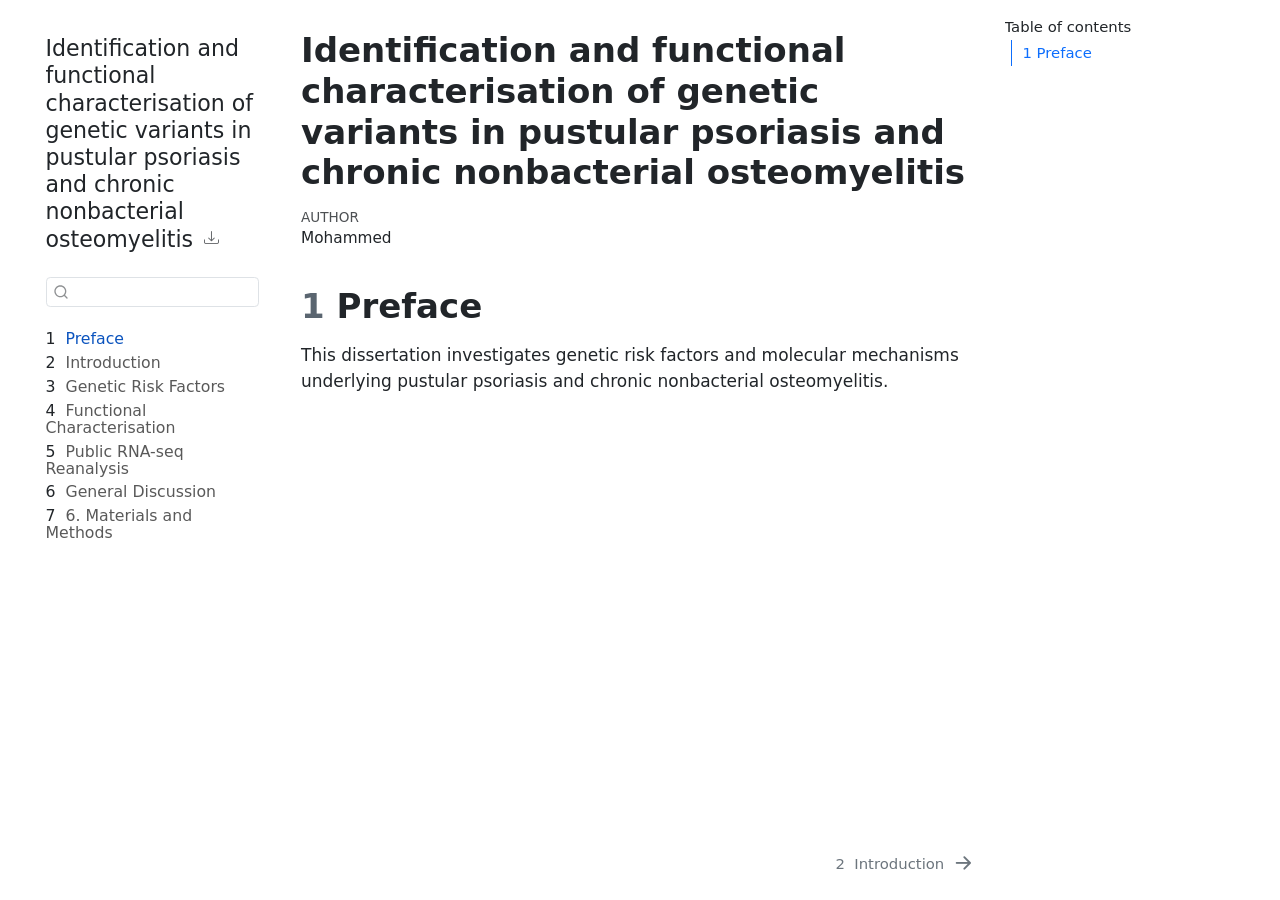
<file: PhD-OS/thesis-manuscript/_book/index.html>
<!DOCTYPE html>
<html xmlns="http://www.w3.org/1999/xhtml" lang="en" xml:lang="en"><head>

<meta charset="utf-8">
<meta name="generator" content="quarto-1.9.37">

<meta name="viewport" content="width=device-width, initial-scale=1.0, user-scalable=yes">

<meta name="author" content="Mohammed">

<title>Identification and functional characterisation of genetic variants in pustular psoriasis and chronic nonbacterial osteomyelitis</title>
<style>
/* Default styles provided by pandoc.
** See https://pandoc.org/MANUAL.html#variables-for-html for config info.
*/
code{white-space: pre-wrap;}
span.smallcaps{font-variant: small-caps;}
div.columns{display: flex; gap: min(4vw, 1.5em);}
div.column{flex: auto; overflow-x: auto;}
div.hanging-indent{margin-left: 1.5em; text-indent: -1.5em;}
ul.task-list{list-style: none;}
ul.task-list li input[type="checkbox"] {
  width: 0.8em;
  margin: 0 0.8em 0.2em -1em; /* quarto-specific, see https://github.com/quarto-dev/quarto-cli/issues/4556 */ 
  vertical-align: middle;
}
</style>


<script src="site_libs/quarto-nav/quarto-nav.js"></script>
<script src="site_libs/quarto-nav/headroom.min.js"></script>
<script src="site_libs/clipboard/clipboard.min.js"></script>
<script src="site_libs/quarto-search/autocomplete.umd.js"></script>
<script src="site_libs/quarto-search/fuse.min.js"></script>
<script src="site_libs/quarto-search/quarto-search.js"></script>
<meta name="quarto:offset" content="./">
<link href="./chapters/01-introduction.html" rel="next">
<script src="site_libs/quarto-html/quarto.js" type="module"></script>
<script src="site_libs/quarto-html/tabsets/tabsets.js" type="module"></script>
<script src="site_libs/quarto-html/popper.min.js"></script>
<script src="site_libs/quarto-html/tippy.umd.min.js"></script>
<script src="site_libs/quarto-html/anchor.min.js"></script>
<link href="site_libs/quarto-html/tippy.css" rel="stylesheet">
<link href="site_libs/quarto-html/quarto-syntax-highlighting-7f8f88aac4f3542376d5c11b86a4c14d.css" rel="stylesheet" id="quarto-text-highlighting-styles">
<script src="site_libs/bootstrap/bootstrap.min.js"></script>
<link href="site_libs/bootstrap/bootstrap-icons.css" rel="stylesheet">
<link href="site_libs/bootstrap/bootstrap-41d61366cb11220c48f4f4aa0bca5522.min.css" rel="stylesheet" append-hash="true" id="quarto-bootstrap" data-mode="light">
<script id="quarto-search-options" type="application/json">{
  "location": "sidebar",
  "copy-button": false,
  "collapse-after": 3,
  "panel-placement": "start",
  "type": "textbox",
  "limit": 50,
  "keyboard-shortcut": [
    "f",
    "/",
    "s"
  ],
  "show-item-context": false,
  "language": {
    "search-no-results-text": "No results",
    "search-matching-documents-text": "matching documents",
    "search-copy-link-title": "Copy link to search",
    "search-hide-matches-text": "Hide additional matches",
    "search-more-match-text": "more match in this document",
    "search-more-matches-text": "more matches in this document",
    "search-clear-button-title": "Clear",
    "search-text-placeholder": "",
    "search-detached-cancel-button-title": "Cancel",
    "search-submit-button-title": "Submit",
    "search-label": "Search"
  }
}</script>


</head>

<body class="nav-sidebar floating quarto-light">

<div id="quarto-search-results"></div>
  <header id="quarto-header" class="headroom fixed-top">
  <nav class="quarto-secondary-nav">
    <div class="container-fluid d-flex">
      <button type="button" class="quarto-btn-toggle btn" data-bs-toggle="collapse" role="button" data-bs-target=".quarto-sidebar-collapse-item" aria-controls="quarto-sidebar" aria-expanded="false" aria-label="Toggle sidebar navigation" onclick="if (window.quartoToggleHeadroom) { window.quartoToggleHeadroom(); }">
        <i class="bi bi-layout-text-sidebar-reverse"></i>
      </button>
        <nav class="quarto-page-breadcrumbs" aria-label="breadcrumb"><ol class="breadcrumb"><li class="breadcrumb-item"><a href="./index.html"><span class="chapter-number">1</span>&nbsp; <span class="chapter-title">Preface</span></a></li></ol></nav>
        <a class="flex-grow-1" role="navigation" data-bs-toggle="collapse" data-bs-target=".quarto-sidebar-collapse-item" aria-controls="quarto-sidebar" aria-expanded="false" aria-label="Toggle sidebar navigation" onclick="if (window.quartoToggleHeadroom) { window.quartoToggleHeadroom(); }">      
        </a>
      <button type="button" class="btn quarto-search-button" aria-label="Search" onclick="window.quartoOpenSearch();">
        <i class="bi bi-search"></i>
      </button>
    </div>
  </nav>
</header>
<!-- content -->
<div id="quarto-content" class="quarto-container page-columns page-rows-contents page-layout-article">
<!-- sidebar -->
  <nav id="quarto-sidebar" class="sidebar collapse collapse-horizontal quarto-sidebar-collapse-item sidebar-navigation floating overflow-auto">
    <div class="pt-lg-2 mt-2 text-left sidebar-header">
    <div class="sidebar-title mb-0 py-0">
      <a href="./">Identification and functional characterisation of genetic variants in pustular psoriasis and chronic nonbacterial osteomyelitis</a> 
        <div class="sidebar-tools-main">
    <div class="dropdown">
      <a href="" title="Download" id="quarto-navigation-tool-dropdown-0" class="quarto-navigation-tool dropdown-toggle px-1" data-bs-toggle="dropdown" aria-expanded="false" role="link" aria-label="Download"><i class="bi bi-download"></i></a>
      <ul class="dropdown-menu" aria-labelledby="quarto-navigation-tool-dropdown-0">
          <li>
            <a class="dropdown-item sidebar-tools-main-item" href="./Identification-and-functional-characterisation-of-genetic-variants-in-pustular-psoriasis-and-chronic-nonbacterial-osteomyelitis.pdf">
              <i class="bi bi-file-pdf pe-1"></i>
            Download PDF
            </a>
          </li>
          <li>
            <a class="dropdown-item sidebar-tools-main-item" href="./Identification-and-functional-characterisation-of-genetic-variants-in-pustular-psoriasis-and-chronic-nonbacterial-osteomyelitis.docx">
              <i class="bi bi-file-word pe-1"></i>
            Download Docx
            </a>
          </li>
      </ul>
    </div>
</div>
    </div>
      </div>
        <div class="mt-2 flex-shrink-0 align-items-center">
        <div class="sidebar-search">
        <div id="quarto-search" class="" title="Search"></div>
        </div>
        </div>
    <div class="sidebar-menu-container"> 
    <ul class="list-unstyled mt-1">
        <li class="sidebar-item">
  <div class="sidebar-item-container"> 
  <a href="./index.html" class="sidebar-item-text sidebar-link active">
 <span class="menu-text"><span class="chapter-number">1</span>&nbsp; <span class="chapter-title">Preface</span></span></a>
  </div>
</li>
        <li class="sidebar-item">
  <div class="sidebar-item-container"> 
  <a href="./chapters/01-introduction.html" class="sidebar-item-text sidebar-link">
 <span class="menu-text"><span class="chapter-number">2</span>&nbsp; <span class="chapter-title">Introduction</span></span></a>
  </div>
</li>
        <li class="sidebar-item">
  <div class="sidebar-item-container"> 
  <a href="./chapters/02-genetics.html" class="sidebar-item-text sidebar-link">
 <span class="menu-text"><span class="chapter-number">3</span>&nbsp; <span class="chapter-title">Genetic Risk Factors</span></span></a>
  </div>
</li>
        <li class="sidebar-item">
  <div class="sidebar-item-container"> 
  <a href="./chapters/03-functional.html" class="sidebar-item-text sidebar-link">
 <span class="menu-text"><span class="chapter-number">4</span>&nbsp; <span class="chapter-title">Functional Characterisation</span></span></a>
  </div>
</li>
        <li class="sidebar-item">
  <div class="sidebar-item-container"> 
  <a href="./chapters/04-rnaseq.html" class="sidebar-item-text sidebar-link">
 <span class="menu-text"><span class="chapter-number">5</span>&nbsp; <span class="chapter-title">Public RNA-seq Reanalysis</span></span></a>
  </div>
</li>
        <li class="sidebar-item">
  <div class="sidebar-item-container"> 
  <a href="./chapters/05-discussion.html" class="sidebar-item-text sidebar-link">
 <span class="menu-text"><span class="chapter-number">6</span>&nbsp; <span class="chapter-title">General Discussion</span></span></a>
  </div>
</li>
        <li class="sidebar-item">
  <div class="sidebar-item-container"> 
  <a href="./chapters/06-materials-methods.html" class="sidebar-item-text sidebar-link">
 <span class="menu-text"><span class="chapter-number">7</span>&nbsp; <span class="chapter-title">6. Materials and Methods</span></span></a>
  </div>
</li>
    </ul>
    </div>
</nav>
<div id="quarto-sidebar-glass" class="quarto-sidebar-collapse-item" data-bs-toggle="collapse" data-bs-target=".quarto-sidebar-collapse-item"></div>
<!-- margin-sidebar -->
    <div id="quarto-margin-sidebar" class="sidebar margin-sidebar">
        <nav id="TOC" role="doc-toc" class="toc-active">
    <h2 id="toc-title">Table of contents</h2>
   
  <ul>
  <li><a href="#preface" id="toc-preface" class="nav-link active" data-scroll-target="#preface"><span class="header-section-number">1</span> Preface</a></li>
  </ul>
</nav>
    </div>
<!-- main -->
<main class="content" id="quarto-document-content">

<header id="title-block-header" class="quarto-title-block default">
<div class="quarto-title">
<h1 class="title">Identification and functional characterisation of genetic variants in pustular psoriasis and chronic nonbacterial osteomyelitis</h1>
</div>



<div class="quarto-title-meta">

    <div>
    <div class="quarto-title-meta-heading">Author</div>
    <div class="quarto-title-meta-contents">
             <p>Mohammed </p>
          </div>
  </div>
    
  
    
  </div>
  


</header>


<section id="preface" class="level1" data-number="1">
<h1 data-number="1"><span class="header-section-number">1</span> Preface</h1>
<p>This dissertation investigates genetic risk factors and molecular mechanisms underlying pustular psoriasis and chronic nonbacterial osteomyelitis.</p>


</section>

</main> <!-- /main -->
<script id="quarto-html-after-body" type="application/javascript">
  window.document.addEventListener("DOMContentLoaded", function (event) {
    const icon = "";
    const anchorJS = new window.AnchorJS();
    anchorJS.options = {
      placement: 'right',
      icon: icon
    };
    anchorJS.add('.anchored');
    const isCodeAnnotation = (el) => {
      for (const clz of el.classList) {
        if (clz.startsWith('code-annotation-')) {                     
          return true;
        }
      }
      return false;
    }
    const onCopySuccess = function(e) {
      // button target
      const button = e.trigger;
      // don't keep focus
      button.blur();
      // flash "checked"
      button.classList.add('code-copy-button-checked');
      var currentTitle = button.getAttribute("title");
      button.setAttribute("title", "Copied!");
      let tooltip;
      if (window.bootstrap) {
        button.setAttribute("data-bs-toggle", "tooltip");
        button.setAttribute("data-bs-placement", "left");
        button.setAttribute("data-bs-title", "Copied!");
        tooltip = new bootstrap.Tooltip(button, 
          { trigger: "manual", 
            customClass: "code-copy-button-tooltip",
            offset: [0, -8]});
        tooltip.show();    
      }
      setTimeout(function() {
        if (tooltip) {
          tooltip.hide();
          button.removeAttribute("data-bs-title");
          button.removeAttribute("data-bs-toggle");
          button.removeAttribute("data-bs-placement");
        }
        button.setAttribute("title", currentTitle);
        button.classList.remove('code-copy-button-checked');
      }, 1000);
      // clear code selection
      e.clearSelection();
    }
    const getTextToCopy = function(trigger) {
      const outerScaffold = trigger.parentElement.cloneNode(true);
      const codeEl = outerScaffold.querySelector('code');
      for (const childEl of codeEl.children) {
        if (isCodeAnnotation(childEl)) {
          childEl.remove();
        }
      }
      return codeEl.innerText;
    }
    const clipboard = new window.ClipboardJS('.code-copy-button:not([data-in-quarto-modal])', {
      text: getTextToCopy
    });
    clipboard.on('success', onCopySuccess);
    if (window.document.getElementById('quarto-embedded-source-code-modal')) {
      const clipboardModal = new window.ClipboardJS('.code-copy-button[data-in-quarto-modal]', {
        text: getTextToCopy,
        container: window.document.getElementById('quarto-embedded-source-code-modal')
      });
      clipboardModal.on('success', onCopySuccess);
    }
      var localhostRegex = new RegExp(/^(?:http|https):\/\/localhost\:?[0-9]*\//);
      var mailtoRegex = new RegExp(/^mailto:/);
        var filterRegex = new RegExp('/' + window.location.host + '/');
      var isInternal = (href) => {
          return filterRegex.test(href) || localhostRegex.test(href) || mailtoRegex.test(href);
      }
      // Inspect non-navigation links and adorn them if external
     var links = window.document.querySelectorAll('a[href]:not(.nav-link):not(.navbar-brand):not(.toc-action):not(.sidebar-link):not(.sidebar-item-toggle):not(.pagination-link):not(.no-external):not([aria-hidden]):not(.dropdown-item):not(.quarto-navigation-tool):not(.about-link)');
      for (var i=0; i<links.length; i++) {
        const link = links[i];
        if (!isInternal(link.href)) {
          // undo the damage that might have been done by quarto-nav.js in the case of
          // links that we want to consider external
          if (link.dataset.originalHref !== undefined) {
            link.href = link.dataset.originalHref;
          }
        }
      }
    function tippyHover(el, contentFn, onTriggerFn, onUntriggerFn) {
      const config = {
        allowHTML: true,
        maxWidth: 500,
        delay: 100,
        arrow: false,
        appendTo: function(el) {
            return el.parentElement;
        },
        interactive: true,
        interactiveBorder: 10,
        theme: 'quarto',
        placement: 'bottom-start',
      };
      if (contentFn) {
        config.content = contentFn;
      }
      if (onTriggerFn) {
        config.onTrigger = onTriggerFn;
      }
      if (onUntriggerFn) {
        config.onUntrigger = onUntriggerFn;
      }
      window.tippy(el, config); 
    }
    const noterefs = window.document.querySelectorAll('a[role="doc-noteref"]');
    for (var i=0; i<noterefs.length; i++) {
      const ref = noterefs[i];
      tippyHover(ref, function() {
        // use id or data attribute instead here
        let href = ref.getAttribute('data-footnote-href') || ref.getAttribute('href');
        try { href = new URL(href).hash; } catch {}
        const id = href.replace(/^#\/?/, "");
        const note = window.document.getElementById(id);
        if (note) {
          return note.innerHTML;
        } else {
          return "";
        }
      });
    }
    const xrefs = window.document.querySelectorAll('a.quarto-xref');
    const processXRef = (id, note) => {
      // Strip column container classes
      const stripColumnClz = (el) => {
        el.classList.remove("page-full", "page-columns");
        if (el.children) {
          for (const child of el.children) {
            stripColumnClz(child);
          }
        }
      }
      stripColumnClz(note)
      if (id === null || id.startsWith('sec-')) {
        // Special case sections, only their first couple elements
        const container = document.createElement("div");
        if (note.children && note.children.length > 2) {
          container.appendChild(note.children[0].cloneNode(true));
          for (let i = 1; i < note.children.length; i++) {
            const child = note.children[i];
            if (child.tagName === "P" && child.innerText === "") {
              continue;
            } else {
              container.appendChild(child.cloneNode(true));
              break;
            }
          }
          if (window.Quarto?.typesetMath) {
            window.Quarto.typesetMath(container);
          }
          return container.innerHTML
        } else {
          if (window.Quarto?.typesetMath) {
            window.Quarto.typesetMath(note);
          }
          return note.innerHTML;
        }
      } else {
        // Remove any anchor links if they are present
        const anchorLink = note.querySelector('a.anchorjs-link');
        if (anchorLink) {
          anchorLink.remove();
        }
        if (window.Quarto?.typesetMath) {
          window.Quarto.typesetMath(note);
        }
        if (note.classList.contains("callout")) {
          return note.outerHTML;
        } else {
          return note.innerHTML;
        }
      }
    }
    for (var i=0; i<xrefs.length; i++) {
      const xref = xrefs[i];
      tippyHover(xref, undefined, function(instance) {
        instance.disable();
        let url = xref.getAttribute('href');
        let hash = undefined; 
        if (url.startsWith('#')) {
          hash = url;
        } else {
          try { hash = new URL(url).hash; } catch {}
        }
        if (hash) {
          const id = hash.replace(/^#\/?/, "");
          const note = window.document.getElementById(id);
          if (note !== null) {
            try {
              const html = processXRef(id, note.cloneNode(true));
              instance.setContent(html);
            } finally {
              instance.enable();
              instance.show();
            }
          } else {
            // See if we can fetch this
            fetch(url.split('#')[0])
            .then(res => res.text())
            .then(html => {
              const parser = new DOMParser();
              const htmlDoc = parser.parseFromString(html, "text/html");
              const note = htmlDoc.getElementById(id);
              if (note !== null) {
                const html = processXRef(id, note);
                instance.setContent(html);
              } 
            }).finally(() => {
              instance.enable();
              instance.show();
            });
          }
        } else {
          // See if we can fetch a full url (with no hash to target)
          // This is a special case and we should probably do some content thinning / targeting
          fetch(url)
          .then(res => res.text())
          .then(html => {
            const parser = new DOMParser();
            const htmlDoc = parser.parseFromString(html, "text/html");
            const note = htmlDoc.querySelector('main.content');
            if (note !== null) {
              // This should only happen for chapter cross references
              // (since there is no id in the URL)
              // remove the first header
              if (note.children.length > 0 && note.children[0].tagName === "HEADER") {
                note.children[0].remove();
              }
              const html = processXRef(null, note);
              instance.setContent(html);
            } 
          }).finally(() => {
            instance.enable();
            instance.show();
          });
        }
      }, function(instance) {
      });
    }
        let selectedAnnoteEl;
        const selectorForAnnotation = ( cell, annotation) => {
          let cellAttr = 'data-code-cell="' + cell + '"';
          let lineAttr = 'data-code-annotation="' +  annotation + '"';
          const selector = 'span[' + cellAttr + '][' + lineAttr + ']';
          return selector;
        }
        const selectCodeLines = (annoteEl) => {
          const doc = window.document;
          const targetCell = annoteEl.getAttribute("data-target-cell");
          const targetAnnotation = annoteEl.getAttribute("data-target-annotation");
          const annoteSpan = window.document.querySelector(selectorForAnnotation(targetCell, targetAnnotation));
          const lines = annoteSpan.getAttribute("data-code-lines").split(",");
          const lineIds = lines.map((line) => {
            return targetCell + "-" + line;
          })
          let top = null;
          let height = null;
          let parent = null;
          if (lineIds.length > 0) {
              //compute the position of the single el (top and bottom and make a div)
              const el = window.document.getElementById(lineIds[0]);
              top = el.offsetTop;
              height = el.offsetHeight;
              parent = el.parentElement.parentElement;
            if (lineIds.length > 1) {
              const lastEl = window.document.getElementById(lineIds[lineIds.length - 1]);
              const bottom = lastEl.offsetTop + lastEl.offsetHeight;
              height = bottom - top;
            }
            if (top !== null && height !== null && parent !== null) {
              // cook up a div (if necessary) and position it 
              let div = window.document.getElementById("code-annotation-line-highlight");
              if (div === null) {
                div = window.document.createElement("div");
                div.setAttribute("id", "code-annotation-line-highlight");
                div.style.position = 'absolute';
                parent.appendChild(div);
              }
              div.style.top = top - 2 + "px";
              div.style.height = height + 4 + "px";
              div.style.left = 0;
              let gutterDiv = window.document.getElementById("code-annotation-line-highlight-gutter");
              if (gutterDiv === null) {
                gutterDiv = window.document.createElement("div");
                gutterDiv.setAttribute("id", "code-annotation-line-highlight-gutter");
                gutterDiv.style.position = 'absolute';
                const codeCell = window.document.getElementById(targetCell);
                const gutter = codeCell.querySelector('.code-annotation-gutter');
                gutter.appendChild(gutterDiv);
              }
              gutterDiv.style.top = top - 2 + "px";
              gutterDiv.style.height = height + 4 + "px";
            }
            selectedAnnoteEl = annoteEl;
          }
        };
        const unselectCodeLines = () => {
          const elementsIds = ["code-annotation-line-highlight", "code-annotation-line-highlight-gutter"];
          elementsIds.forEach((elId) => {
            const div = window.document.getElementById(elId);
            if (div) {
              div.remove();
            }
          });
          selectedAnnoteEl = undefined;
        };
          // Handle positioning of the toggle
      window.addEventListener(
        "resize",
        throttle(() => {
          elRect = undefined;
          if (selectedAnnoteEl) {
            selectCodeLines(selectedAnnoteEl);
          }
        }, 10)
      );
      function throttle(fn, ms) {
      let throttle = false;
      let timer;
        return (...args) => {
          if(!throttle) { // first call gets through
              fn.apply(this, args);
              throttle = true;
          } else { // all the others get throttled
              if(timer) clearTimeout(timer); // cancel #2
              timer = setTimeout(() => {
                fn.apply(this, args);
                timer = throttle = false;
              }, ms);
          }
        };
      }
        // Attach click handler to the DT
        const annoteDls = window.document.querySelectorAll('dt[data-target-cell]');
        for (const annoteDlNode of annoteDls) {
          annoteDlNode.addEventListener('click', (event) => {
            const clickedEl = event.target;
            if (clickedEl !== selectedAnnoteEl) {
              unselectCodeLines();
              const activeEl = window.document.querySelector('dt[data-target-cell].code-annotation-active');
              if (activeEl) {
                activeEl.classList.remove('code-annotation-active');
              }
              selectCodeLines(clickedEl);
              clickedEl.classList.add('code-annotation-active');
            } else {
              // Unselect the line
              unselectCodeLines();
              clickedEl.classList.remove('code-annotation-active');
            }
          });
        }
    const findCites = (el) => {
      const parentEl = el.parentElement;
      if (parentEl) {
        const cites = parentEl.dataset.cites;
        if (cites) {
          return {
            el,
            cites: cites.split(' ')
          };
        } else {
          return findCites(el.parentElement)
        }
      } else {
        return undefined;
      }
    };
    var bibliorefs = window.document.querySelectorAll('a[role="doc-biblioref"]');
    for (var i=0; i<bibliorefs.length; i++) {
      const ref = bibliorefs[i];
      const citeInfo = findCites(ref);
      if (citeInfo) {
        tippyHover(citeInfo.el, function() {
          var popup = window.document.createElement('div');
          citeInfo.cites.forEach(function(cite) {
            var citeDiv = window.document.createElement('div');
            citeDiv.classList.add('hanging-indent');
            citeDiv.classList.add('csl-entry');
            var biblioDiv = window.document.getElementById('ref-' + cite);
            if (biblioDiv) {
              citeDiv.innerHTML = biblioDiv.innerHTML;
            }
            popup.appendChild(citeDiv);
          });
          return popup.innerHTML;
        });
      }
    }
  });
  </script>
<nav class="page-navigation">
  <div class="nav-page nav-page-previous">
  </div>
  <div class="nav-page nav-page-next">
      <a href="./chapters/01-introduction.html" class="pagination-link" aria-label="Introduction">
        <span class="nav-page-text"><span class="chapter-number">2</span>&nbsp; <span class="chapter-title">Introduction</span></span> <i class="bi bi-arrow-right-short"></i>
      </a>
  </div>
</nav>
</div> <!-- /content -->




</body></html>
</file>
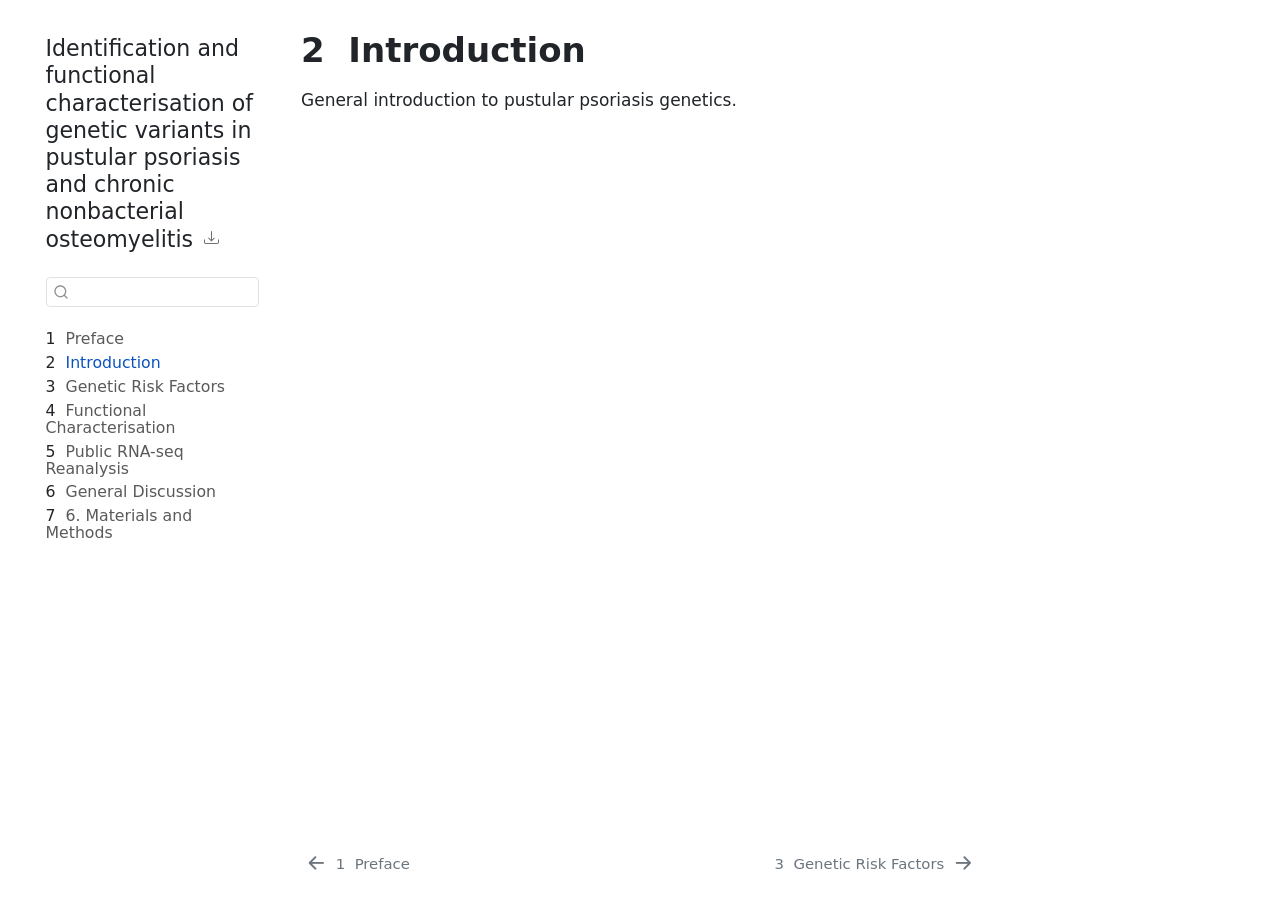
<file: PhD-OS/thesis-manuscript/_book/chapters/01-introduction.html>
<!DOCTYPE html>
<html xmlns="http://www.w3.org/1999/xhtml" lang="en" xml:lang="en"><head>

<meta charset="utf-8">
<meta name="generator" content="quarto-1.9.37">

<meta name="viewport" content="width=device-width, initial-scale=1.0, user-scalable=yes">


<title>2&nbsp; Introduction – Identification and functional characterisation of genetic variants in pustular psoriasis and chronic nonbacterial osteomyelitis</title>
<style>
/* Default styles provided by pandoc.
** See https://pandoc.org/MANUAL.html#variables-for-html for config info.
*/
code{white-space: pre-wrap;}
span.smallcaps{font-variant: small-caps;}
div.columns{display: flex; gap: min(4vw, 1.5em);}
div.column{flex: auto; overflow-x: auto;}
div.hanging-indent{margin-left: 1.5em; text-indent: -1.5em;}
ul.task-list{list-style: none;}
ul.task-list li input[type="checkbox"] {
  width: 0.8em;
  margin: 0 0.8em 0.2em -1em; /* quarto-specific, see https://github.com/quarto-dev/quarto-cli/issues/4556 */ 
  vertical-align: middle;
}
</style>


<script src="../site_libs/quarto-nav/quarto-nav.js"></script>
<script src="../site_libs/quarto-nav/headroom.min.js"></script>
<script src="../site_libs/clipboard/clipboard.min.js"></script>
<script src="../site_libs/quarto-search/autocomplete.umd.js"></script>
<script src="../site_libs/quarto-search/fuse.min.js"></script>
<script src="../site_libs/quarto-search/quarto-search.js"></script>
<meta name="quarto:offset" content="../">
<link href="../chapters/02-genetics.html" rel="next">
<link href="../index.html" rel="prev">
<script src="../site_libs/quarto-html/quarto.js" type="module"></script>
<script src="../site_libs/quarto-html/tabsets/tabsets.js" type="module"></script>
<script src="../site_libs/quarto-html/popper.min.js"></script>
<script src="../site_libs/quarto-html/tippy.umd.min.js"></script>
<script src="../site_libs/quarto-html/anchor.min.js"></script>
<link href="../site_libs/quarto-html/tippy.css" rel="stylesheet">
<link href="../site_libs/quarto-html/quarto-syntax-highlighting-7f8f88aac4f3542376d5c11b86a4c14d.css" rel="stylesheet" id="quarto-text-highlighting-styles">
<script src="../site_libs/bootstrap/bootstrap.min.js"></script>
<link href="../site_libs/bootstrap/bootstrap-icons.css" rel="stylesheet">
<link href="../site_libs/bootstrap/bootstrap-41d61366cb11220c48f4f4aa0bca5522.min.css" rel="stylesheet" append-hash="true" id="quarto-bootstrap" data-mode="light">
<script id="quarto-search-options" type="application/json">{
  "location": "sidebar",
  "copy-button": false,
  "collapse-after": 3,
  "panel-placement": "start",
  "type": "textbox",
  "limit": 50,
  "keyboard-shortcut": [
    "f",
    "/",
    "s"
  ],
  "show-item-context": false,
  "language": {
    "search-no-results-text": "No results",
    "search-matching-documents-text": "matching documents",
    "search-copy-link-title": "Copy link to search",
    "search-hide-matches-text": "Hide additional matches",
    "search-more-match-text": "more match in this document",
    "search-more-matches-text": "more matches in this document",
    "search-clear-button-title": "Clear",
    "search-text-placeholder": "",
    "search-detached-cancel-button-title": "Cancel",
    "search-submit-button-title": "Submit",
    "search-label": "Search"
  }
}</script>


</head>

<body class="nav-sidebar floating quarto-light">

<div id="quarto-search-results"></div>
  <header id="quarto-header" class="headroom fixed-top">
  <nav class="quarto-secondary-nav">
    <div class="container-fluid d-flex">
      <button type="button" class="quarto-btn-toggle btn" data-bs-toggle="collapse" role="button" data-bs-target=".quarto-sidebar-collapse-item" aria-controls="quarto-sidebar" aria-expanded="false" aria-label="Toggle sidebar navigation" onclick="if (window.quartoToggleHeadroom) { window.quartoToggleHeadroom(); }">
        <i class="bi bi-layout-text-sidebar-reverse"></i>
      </button>
        <nav class="quarto-page-breadcrumbs" aria-label="breadcrumb"><ol class="breadcrumb"><li class="breadcrumb-item"><a href="../chapters/01-introduction.html"><span class="chapter-number">2</span>&nbsp; <span class="chapter-title">Introduction</span></a></li></ol></nav>
        <a class="flex-grow-1" role="navigation" data-bs-toggle="collapse" data-bs-target=".quarto-sidebar-collapse-item" aria-controls="quarto-sidebar" aria-expanded="false" aria-label="Toggle sidebar navigation" onclick="if (window.quartoToggleHeadroom) { window.quartoToggleHeadroom(); }">      
        </a>
      <button type="button" class="btn quarto-search-button" aria-label="Search" onclick="window.quartoOpenSearch();">
        <i class="bi bi-search"></i>
      </button>
    </div>
  </nav>
</header>
<!-- content -->
<div id="quarto-content" class="quarto-container page-columns page-rows-contents page-layout-article">
<!-- sidebar -->
  <nav id="quarto-sidebar" class="sidebar collapse collapse-horizontal quarto-sidebar-collapse-item sidebar-navigation floating overflow-auto">
    <div class="pt-lg-2 mt-2 text-left sidebar-header">
    <div class="sidebar-title mb-0 py-0">
      <a href="../">Identification and functional characterisation of genetic variants in pustular psoriasis and chronic nonbacterial osteomyelitis</a> 
        <div class="sidebar-tools-main">
    <div class="dropdown">
      <a href="" title="Download" id="quarto-navigation-tool-dropdown-0" class="quarto-navigation-tool dropdown-toggle px-1" data-bs-toggle="dropdown" aria-expanded="false" role="link" aria-label="Download"><i class="bi bi-download"></i></a>
      <ul class="dropdown-menu" aria-labelledby="quarto-navigation-tool-dropdown-0">
          <li>
            <a class="dropdown-item sidebar-tools-main-item" href="../Identification-and-functional-characterisation-of-genetic-variants-in-pustular-psoriasis-and-chronic-nonbacterial-osteomyelitis.pdf">
              <i class="bi bi-file-pdf pe-1"></i>
            Download PDF
            </a>
          </li>
          <li>
            <a class="dropdown-item sidebar-tools-main-item" href="../Identification-and-functional-characterisation-of-genetic-variants-in-pustular-psoriasis-and-chronic-nonbacterial-osteomyelitis.docx">
              <i class="bi bi-file-word pe-1"></i>
            Download Docx
            </a>
          </li>
      </ul>
    </div>
</div>
    </div>
      </div>
        <div class="mt-2 flex-shrink-0 align-items-center">
        <div class="sidebar-search">
        <div id="quarto-search" class="" title="Search"></div>
        </div>
        </div>
    <div class="sidebar-menu-container"> 
    <ul class="list-unstyled mt-1">
        <li class="sidebar-item">
  <div class="sidebar-item-container"> 
  <a href="../index.html" class="sidebar-item-text sidebar-link">
 <span class="menu-text"><span class="chapter-number">1</span>&nbsp; <span class="chapter-title">Preface</span></span></a>
  </div>
</li>
        <li class="sidebar-item">
  <div class="sidebar-item-container"> 
  <a href="../chapters/01-introduction.html" class="sidebar-item-text sidebar-link active">
 <span class="menu-text"><span class="chapter-number">2</span>&nbsp; <span class="chapter-title">Introduction</span></span></a>
  </div>
</li>
        <li class="sidebar-item">
  <div class="sidebar-item-container"> 
  <a href="../chapters/02-genetics.html" class="sidebar-item-text sidebar-link">
 <span class="menu-text"><span class="chapter-number">3</span>&nbsp; <span class="chapter-title">Genetic Risk Factors</span></span></a>
  </div>
</li>
        <li class="sidebar-item">
  <div class="sidebar-item-container"> 
  <a href="../chapters/03-functional.html" class="sidebar-item-text sidebar-link">
 <span class="menu-text"><span class="chapter-number">4</span>&nbsp; <span class="chapter-title">Functional Characterisation</span></span></a>
  </div>
</li>
        <li class="sidebar-item">
  <div class="sidebar-item-container"> 
  <a href="../chapters/04-rnaseq.html" class="sidebar-item-text sidebar-link">
 <span class="menu-text"><span class="chapter-number">5</span>&nbsp; <span class="chapter-title">Public RNA-seq Reanalysis</span></span></a>
  </div>
</li>
        <li class="sidebar-item">
  <div class="sidebar-item-container"> 
  <a href="../chapters/05-discussion.html" class="sidebar-item-text sidebar-link">
 <span class="menu-text"><span class="chapter-number">6</span>&nbsp; <span class="chapter-title">General Discussion</span></span></a>
  </div>
</li>
        <li class="sidebar-item">
  <div class="sidebar-item-container"> 
  <a href="../chapters/06-materials-methods.html" class="sidebar-item-text sidebar-link">
 <span class="menu-text"><span class="chapter-number">7</span>&nbsp; <span class="chapter-title">6. Materials and Methods</span></span></a>
  </div>
</li>
    </ul>
    </div>
</nav>
<div id="quarto-sidebar-glass" class="quarto-sidebar-collapse-item" data-bs-toggle="collapse" data-bs-target=".quarto-sidebar-collapse-item"></div>
<!-- margin-sidebar -->
    <div id="quarto-margin-sidebar" class="sidebar margin-sidebar zindex-bottom">
        
    </div>
<!-- main -->
<main class="content" id="quarto-document-content">

<header id="title-block-header" class="quarto-title-block default">
<div class="quarto-title">
<h1 class="title"><span class="chapter-number">2</span>&nbsp; <span class="chapter-title">Introduction</span></h1>
</div>



<div class="quarto-title-meta">

    
  
    
  </div>
  


</header>


<p>General introduction to pustular psoriasis genetics.</p>



</main> <!-- /main -->
<script id="quarto-html-after-body" type="application/javascript">
  window.document.addEventListener("DOMContentLoaded", function (event) {
    const icon = "";
    const anchorJS = new window.AnchorJS();
    anchorJS.options = {
      placement: 'right',
      icon: icon
    };
    anchorJS.add('.anchored');
    const isCodeAnnotation = (el) => {
      for (const clz of el.classList) {
        if (clz.startsWith('code-annotation-')) {                     
          return true;
        }
      }
      return false;
    }
    const onCopySuccess = function(e) {
      // button target
      const button = e.trigger;
      // don't keep focus
      button.blur();
      // flash "checked"
      button.classList.add('code-copy-button-checked');
      var currentTitle = button.getAttribute("title");
      button.setAttribute("title", "Copied!");
      let tooltip;
      if (window.bootstrap) {
        button.setAttribute("data-bs-toggle", "tooltip");
        button.setAttribute("data-bs-placement", "left");
        button.setAttribute("data-bs-title", "Copied!");
        tooltip = new bootstrap.Tooltip(button, 
          { trigger: "manual", 
            customClass: "code-copy-button-tooltip",
            offset: [0, -8]});
        tooltip.show();    
      }
      setTimeout(function() {
        if (tooltip) {
          tooltip.hide();
          button.removeAttribute("data-bs-title");
          button.removeAttribute("data-bs-toggle");
          button.removeAttribute("data-bs-placement");
        }
        button.setAttribute("title", currentTitle);
        button.classList.remove('code-copy-button-checked');
      }, 1000);
      // clear code selection
      e.clearSelection();
    }
    const getTextToCopy = function(trigger) {
      const outerScaffold = trigger.parentElement.cloneNode(true);
      const codeEl = outerScaffold.querySelector('code');
      for (const childEl of codeEl.children) {
        if (isCodeAnnotation(childEl)) {
          childEl.remove();
        }
      }
      return codeEl.innerText;
    }
    const clipboard = new window.ClipboardJS('.code-copy-button:not([data-in-quarto-modal])', {
      text: getTextToCopy
    });
    clipboard.on('success', onCopySuccess);
    if (window.document.getElementById('quarto-embedded-source-code-modal')) {
      const clipboardModal = new window.ClipboardJS('.code-copy-button[data-in-quarto-modal]', {
        text: getTextToCopy,
        container: window.document.getElementById('quarto-embedded-source-code-modal')
      });
      clipboardModal.on('success', onCopySuccess);
    }
      var localhostRegex = new RegExp(/^(?:http|https):\/\/localhost\:?[0-9]*\//);
      var mailtoRegex = new RegExp(/^mailto:/);
        var filterRegex = new RegExp('/' + window.location.host + '/');
      var isInternal = (href) => {
          return filterRegex.test(href) || localhostRegex.test(href) || mailtoRegex.test(href);
      }
      // Inspect non-navigation links and adorn them if external
     var links = window.document.querySelectorAll('a[href]:not(.nav-link):not(.navbar-brand):not(.toc-action):not(.sidebar-link):not(.sidebar-item-toggle):not(.pagination-link):not(.no-external):not([aria-hidden]):not(.dropdown-item):not(.quarto-navigation-tool):not(.about-link)');
      for (var i=0; i<links.length; i++) {
        const link = links[i];
        if (!isInternal(link.href)) {
          // undo the damage that might have been done by quarto-nav.js in the case of
          // links that we want to consider external
          if (link.dataset.originalHref !== undefined) {
            link.href = link.dataset.originalHref;
          }
        }
      }
    function tippyHover(el, contentFn, onTriggerFn, onUntriggerFn) {
      const config = {
        allowHTML: true,
        maxWidth: 500,
        delay: 100,
        arrow: false,
        appendTo: function(el) {
            return el.parentElement;
        },
        interactive: true,
        interactiveBorder: 10,
        theme: 'quarto',
        placement: 'bottom-start',
      };
      if (contentFn) {
        config.content = contentFn;
      }
      if (onTriggerFn) {
        config.onTrigger = onTriggerFn;
      }
      if (onUntriggerFn) {
        config.onUntrigger = onUntriggerFn;
      }
      window.tippy(el, config); 
    }
    const noterefs = window.document.querySelectorAll('a[role="doc-noteref"]');
    for (var i=0; i<noterefs.length; i++) {
      const ref = noterefs[i];
      tippyHover(ref, function() {
        // use id or data attribute instead here
        let href = ref.getAttribute('data-footnote-href') || ref.getAttribute('href');
        try { href = new URL(href).hash; } catch {}
        const id = href.replace(/^#\/?/, "");
        const note = window.document.getElementById(id);
        if (note) {
          return note.innerHTML;
        } else {
          return "";
        }
      });
    }
    const xrefs = window.document.querySelectorAll('a.quarto-xref');
    const processXRef = (id, note) => {
      // Strip column container classes
      const stripColumnClz = (el) => {
        el.classList.remove("page-full", "page-columns");
        if (el.children) {
          for (const child of el.children) {
            stripColumnClz(child);
          }
        }
      }
      stripColumnClz(note)
      if (id === null || id.startsWith('sec-')) {
        // Special case sections, only their first couple elements
        const container = document.createElement("div");
        if (note.children && note.children.length > 2) {
          container.appendChild(note.children[0].cloneNode(true));
          for (let i = 1; i < note.children.length; i++) {
            const child = note.children[i];
            if (child.tagName === "P" && child.innerText === "") {
              continue;
            } else {
              container.appendChild(child.cloneNode(true));
              break;
            }
          }
          if (window.Quarto?.typesetMath) {
            window.Quarto.typesetMath(container);
          }
          return container.innerHTML
        } else {
          if (window.Quarto?.typesetMath) {
            window.Quarto.typesetMath(note);
          }
          return note.innerHTML;
        }
      } else {
        // Remove any anchor links if they are present
        const anchorLink = note.querySelector('a.anchorjs-link');
        if (anchorLink) {
          anchorLink.remove();
        }
        if (window.Quarto?.typesetMath) {
          window.Quarto.typesetMath(note);
        }
        if (note.classList.contains("callout")) {
          return note.outerHTML;
        } else {
          return note.innerHTML;
        }
      }
    }
    for (var i=0; i<xrefs.length; i++) {
      const xref = xrefs[i];
      tippyHover(xref, undefined, function(instance) {
        instance.disable();
        let url = xref.getAttribute('href');
        let hash = undefined; 
        if (url.startsWith('#')) {
          hash = url;
        } else {
          try { hash = new URL(url).hash; } catch {}
        }
        if (hash) {
          const id = hash.replace(/^#\/?/, "");
          const note = window.document.getElementById(id);
          if (note !== null) {
            try {
              const html = processXRef(id, note.cloneNode(true));
              instance.setContent(html);
            } finally {
              instance.enable();
              instance.show();
            }
          } else {
            // See if we can fetch this
            fetch(url.split('#')[0])
            .then(res => res.text())
            .then(html => {
              const parser = new DOMParser();
              const htmlDoc = parser.parseFromString(html, "text/html");
              const note = htmlDoc.getElementById(id);
              if (note !== null) {
                const html = processXRef(id, note);
                instance.setContent(html);
              } 
            }).finally(() => {
              instance.enable();
              instance.show();
            });
          }
        } else {
          // See if we can fetch a full url (with no hash to target)
          // This is a special case and we should probably do some content thinning / targeting
          fetch(url)
          .then(res => res.text())
          .then(html => {
            const parser = new DOMParser();
            const htmlDoc = parser.parseFromString(html, "text/html");
            const note = htmlDoc.querySelector('main.content');
            if (note !== null) {
              // This should only happen for chapter cross references
              // (since there is no id in the URL)
              // remove the first header
              if (note.children.length > 0 && note.children[0].tagName === "HEADER") {
                note.children[0].remove();
              }
              const html = processXRef(null, note);
              instance.setContent(html);
            } 
          }).finally(() => {
            instance.enable();
            instance.show();
          });
        }
      }, function(instance) {
      });
    }
        let selectedAnnoteEl;
        const selectorForAnnotation = ( cell, annotation) => {
          let cellAttr = 'data-code-cell="' + cell + '"';
          let lineAttr = 'data-code-annotation="' +  annotation + '"';
          const selector = 'span[' + cellAttr + '][' + lineAttr + ']';
          return selector;
        }
        const selectCodeLines = (annoteEl) => {
          const doc = window.document;
          const targetCell = annoteEl.getAttribute("data-target-cell");
          const targetAnnotation = annoteEl.getAttribute("data-target-annotation");
          const annoteSpan = window.document.querySelector(selectorForAnnotation(targetCell, targetAnnotation));
          const lines = annoteSpan.getAttribute("data-code-lines").split(",");
          const lineIds = lines.map((line) => {
            return targetCell + "-" + line;
          })
          let top = null;
          let height = null;
          let parent = null;
          if (lineIds.length > 0) {
              //compute the position of the single el (top and bottom and make a div)
              const el = window.document.getElementById(lineIds[0]);
              top = el.offsetTop;
              height = el.offsetHeight;
              parent = el.parentElement.parentElement;
            if (lineIds.length > 1) {
              const lastEl = window.document.getElementById(lineIds[lineIds.length - 1]);
              const bottom = lastEl.offsetTop + lastEl.offsetHeight;
              height = bottom - top;
            }
            if (top !== null && height !== null && parent !== null) {
              // cook up a div (if necessary) and position it 
              let div = window.document.getElementById("code-annotation-line-highlight");
              if (div === null) {
                div = window.document.createElement("div");
                div.setAttribute("id", "code-annotation-line-highlight");
                div.style.position = 'absolute';
                parent.appendChild(div);
              }
              div.style.top = top - 2 + "px";
              div.style.height = height + 4 + "px";
              div.style.left = 0;
              let gutterDiv = window.document.getElementById("code-annotation-line-highlight-gutter");
              if (gutterDiv === null) {
                gutterDiv = window.document.createElement("div");
                gutterDiv.setAttribute("id", "code-annotation-line-highlight-gutter");
                gutterDiv.style.position = 'absolute';
                const codeCell = window.document.getElementById(targetCell);
                const gutter = codeCell.querySelector('.code-annotation-gutter');
                gutter.appendChild(gutterDiv);
              }
              gutterDiv.style.top = top - 2 + "px";
              gutterDiv.style.height = height + 4 + "px";
            }
            selectedAnnoteEl = annoteEl;
          }
        };
        const unselectCodeLines = () => {
          const elementsIds = ["code-annotation-line-highlight", "code-annotation-line-highlight-gutter"];
          elementsIds.forEach((elId) => {
            const div = window.document.getElementById(elId);
            if (div) {
              div.remove();
            }
          });
          selectedAnnoteEl = undefined;
        };
          // Handle positioning of the toggle
      window.addEventListener(
        "resize",
        throttle(() => {
          elRect = undefined;
          if (selectedAnnoteEl) {
            selectCodeLines(selectedAnnoteEl);
          }
        }, 10)
      );
      function throttle(fn, ms) {
      let throttle = false;
      let timer;
        return (...args) => {
          if(!throttle) { // first call gets through
              fn.apply(this, args);
              throttle = true;
          } else { // all the others get throttled
              if(timer) clearTimeout(timer); // cancel #2
              timer = setTimeout(() => {
                fn.apply(this, args);
                timer = throttle = false;
              }, ms);
          }
        };
      }
        // Attach click handler to the DT
        const annoteDls = window.document.querySelectorAll('dt[data-target-cell]');
        for (const annoteDlNode of annoteDls) {
          annoteDlNode.addEventListener('click', (event) => {
            const clickedEl = event.target;
            if (clickedEl !== selectedAnnoteEl) {
              unselectCodeLines();
              const activeEl = window.document.querySelector('dt[data-target-cell].code-annotation-active');
              if (activeEl) {
                activeEl.classList.remove('code-annotation-active');
              }
              selectCodeLines(clickedEl);
              clickedEl.classList.add('code-annotation-active');
            } else {
              // Unselect the line
              unselectCodeLines();
              clickedEl.classList.remove('code-annotation-active');
            }
          });
        }
    const findCites = (el) => {
      const parentEl = el.parentElement;
      if (parentEl) {
        const cites = parentEl.dataset.cites;
        if (cites) {
          return {
            el,
            cites: cites.split(' ')
          };
        } else {
          return findCites(el.parentElement)
        }
      } else {
        return undefined;
      }
    };
    var bibliorefs = window.document.querySelectorAll('a[role="doc-biblioref"]');
    for (var i=0; i<bibliorefs.length; i++) {
      const ref = bibliorefs[i];
      const citeInfo = findCites(ref);
      if (citeInfo) {
        tippyHover(citeInfo.el, function() {
          var popup = window.document.createElement('div');
          citeInfo.cites.forEach(function(cite) {
            var citeDiv = window.document.createElement('div');
            citeDiv.classList.add('hanging-indent');
            citeDiv.classList.add('csl-entry');
            var biblioDiv = window.document.getElementById('ref-' + cite);
            if (biblioDiv) {
              citeDiv.innerHTML = biblioDiv.innerHTML;
            }
            popup.appendChild(citeDiv);
          });
          return popup.innerHTML;
        });
      }
    }
  });
  </script>
<nav class="page-navigation">
  <div class="nav-page nav-page-previous">
      <a href="../index.html" class="pagination-link" aria-label="Preface">
        <i class="bi bi-arrow-left-short"></i> <span class="nav-page-text"><span class="chapter-number">1</span>&nbsp; <span class="chapter-title">Preface</span></span>
      </a>          
  </div>
  <div class="nav-page nav-page-next">
      <a href="../chapters/02-genetics.html" class="pagination-link" aria-label="Genetic Risk Factors">
        <span class="nav-page-text"><span class="chapter-number">3</span>&nbsp; <span class="chapter-title">Genetic Risk Factors</span></span> <i class="bi bi-arrow-right-short"></i>
      </a>
  </div>
</nav>
</div> <!-- /content -->




</body></html>
</file>
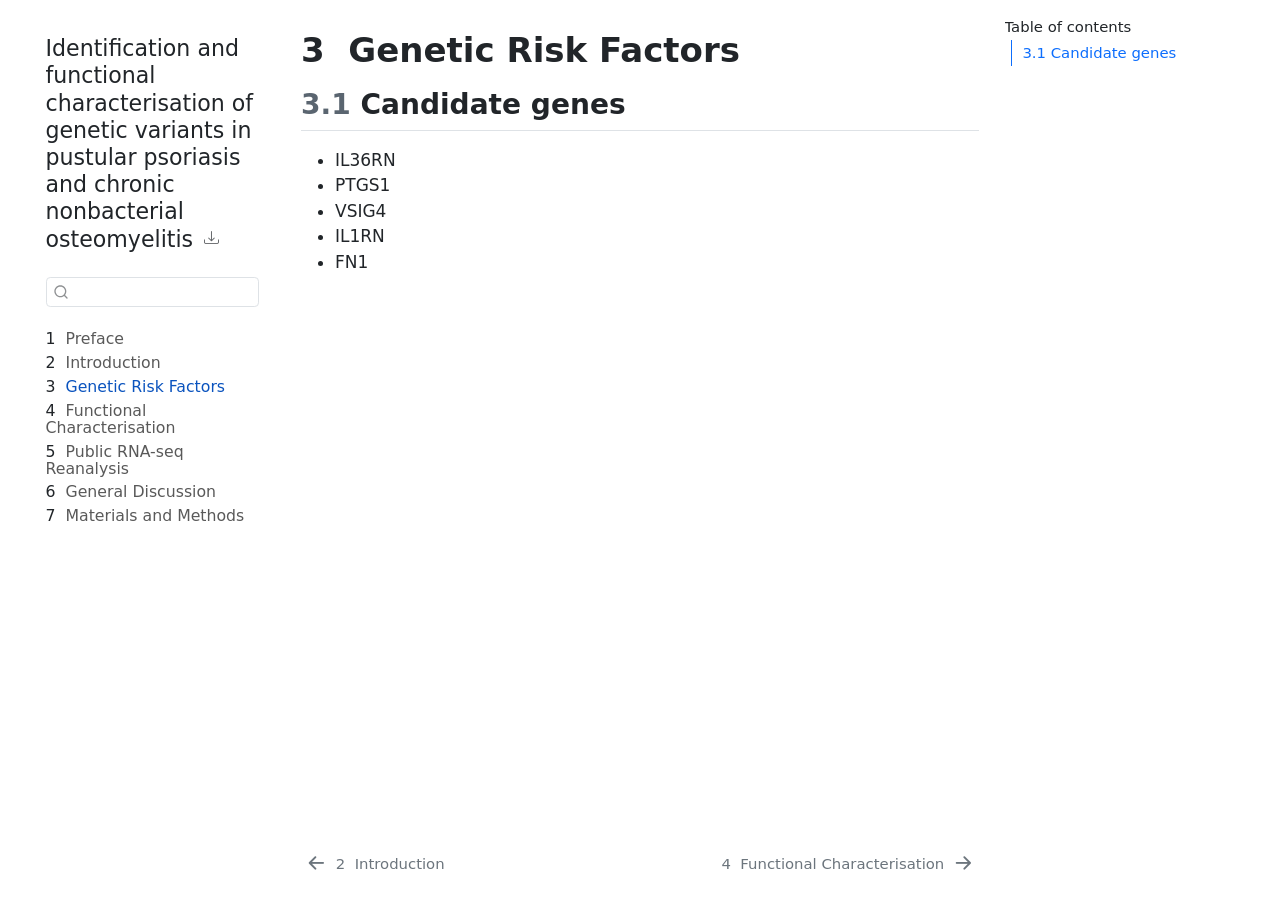
<file: PhD-OS/thesis-manuscript/_book/chapters/02-genetics.html>
<!DOCTYPE html>
<html xmlns="http://www.w3.org/1999/xhtml" lang="en" xml:lang="en"><head>

<meta charset="utf-8">
<meta name="generator" content="quarto-1.9.37">

<meta name="viewport" content="width=device-width, initial-scale=1.0, user-scalable=yes">


<title>3&nbsp; Genetic Risk Factors – Identification and functional characterisation of genetic variants in pustular psoriasis and chronic nonbacterial osteomyelitis</title>
<style>
/* Default styles provided by pandoc.
** See https://pandoc.org/MANUAL.html#variables-for-html for config info.
*/
code{white-space: pre-wrap;}
span.smallcaps{font-variant: small-caps;}
div.columns{display: flex; gap: min(4vw, 1.5em);}
div.column{flex: auto; overflow-x: auto;}
div.hanging-indent{margin-left: 1.5em; text-indent: -1.5em;}
ul.task-list{list-style: none;}
ul.task-list li input[type="checkbox"] {
  width: 0.8em;
  margin: 0 0.8em 0.2em -1em; /* quarto-specific, see https://github.com/quarto-dev/quarto-cli/issues/4556 */ 
  vertical-align: middle;
}
</style>


<script src="../site_libs/quarto-nav/quarto-nav.js"></script>
<script src="../site_libs/quarto-nav/headroom.min.js"></script>
<script src="../site_libs/clipboard/clipboard.min.js"></script>
<script src="../site_libs/quarto-search/autocomplete.umd.js"></script>
<script src="../site_libs/quarto-search/fuse.min.js"></script>
<script src="../site_libs/quarto-search/quarto-search.js"></script>
<meta name="quarto:offset" content="../">
<link href="../chapters/03-functional.html" rel="next">
<link href="../chapters/01-introduction.html" rel="prev">
<script src="../site_libs/quarto-html/quarto.js" type="module"></script>
<script src="../site_libs/quarto-html/tabsets/tabsets.js" type="module"></script>
<script src="../site_libs/quarto-html/popper.min.js"></script>
<script src="../site_libs/quarto-html/tippy.umd.min.js"></script>
<script src="../site_libs/quarto-html/anchor.min.js"></script>
<link href="../site_libs/quarto-html/tippy.css" rel="stylesheet">
<link href="../site_libs/quarto-html/quarto-syntax-highlighting-7f8f88aac4f3542376d5c11b86a4c14d.css" rel="stylesheet" id="quarto-text-highlighting-styles">
<script src="../site_libs/bootstrap/bootstrap.min.js"></script>
<link href="../site_libs/bootstrap/bootstrap-icons.css" rel="stylesheet">
<link href="../site_libs/bootstrap/bootstrap-41d61366cb11220c48f4f4aa0bca5522.min.css" rel="stylesheet" append-hash="true" id="quarto-bootstrap" data-mode="light">
<script id="quarto-search-options" type="application/json">{
  "location": "sidebar",
  "copy-button": false,
  "collapse-after": 3,
  "panel-placement": "start",
  "type": "textbox",
  "limit": 50,
  "keyboard-shortcut": [
    "f",
    "/",
    "s"
  ],
  "show-item-context": false,
  "language": {
    "search-no-results-text": "No results",
    "search-matching-documents-text": "matching documents",
    "search-copy-link-title": "Copy link to search",
    "search-hide-matches-text": "Hide additional matches",
    "search-more-match-text": "more match in this document",
    "search-more-matches-text": "more matches in this document",
    "search-clear-button-title": "Clear",
    "search-text-placeholder": "",
    "search-detached-cancel-button-title": "Cancel",
    "search-submit-button-title": "Submit",
    "search-label": "Search"
  }
}</script>


</head>

<body class="nav-sidebar floating quarto-light">

<div id="quarto-search-results"></div>
  <header id="quarto-header" class="headroom fixed-top">
  <nav class="quarto-secondary-nav">
    <div class="container-fluid d-flex">
      <button type="button" class="quarto-btn-toggle btn" data-bs-toggle="collapse" role="button" data-bs-target=".quarto-sidebar-collapse-item" aria-controls="quarto-sidebar" aria-expanded="false" aria-label="Toggle sidebar navigation" onclick="if (window.quartoToggleHeadroom) { window.quartoToggleHeadroom(); }">
        <i class="bi bi-layout-text-sidebar-reverse"></i>
      </button>
        <nav class="quarto-page-breadcrumbs" aria-label="breadcrumb"><ol class="breadcrumb"><li class="breadcrumb-item"><a href="../chapters/02-genetics.html"><span class="chapter-number">3</span>&nbsp; <span class="chapter-title">Genetic Risk Factors</span></a></li></ol></nav>
        <a class="flex-grow-1" role="navigation" data-bs-toggle="collapse" data-bs-target=".quarto-sidebar-collapse-item" aria-controls="quarto-sidebar" aria-expanded="false" aria-label="Toggle sidebar navigation" onclick="if (window.quartoToggleHeadroom) { window.quartoToggleHeadroom(); }">      
        </a>
      <button type="button" class="btn quarto-search-button" aria-label="Search" onclick="window.quartoOpenSearch();">
        <i class="bi bi-search"></i>
      </button>
    </div>
  </nav>
</header>
<!-- content -->
<div id="quarto-content" class="quarto-container page-columns page-rows-contents page-layout-article">
<!-- sidebar -->
  <nav id="quarto-sidebar" class="sidebar collapse collapse-horizontal quarto-sidebar-collapse-item sidebar-navigation floating overflow-auto">
    <div class="pt-lg-2 mt-2 text-left sidebar-header">
    <div class="sidebar-title mb-0 py-0">
      <a href="../">Identification and functional characterisation of genetic variants in pustular psoriasis and chronic nonbacterial osteomyelitis</a> 
        <div class="sidebar-tools-main">
    <div class="dropdown">
      <a href="" title="Download" id="quarto-navigation-tool-dropdown-0" class="quarto-navigation-tool dropdown-toggle px-1" data-bs-toggle="dropdown" aria-expanded="false" role="link" aria-label="Download"><i class="bi bi-download"></i></a>
      <ul class="dropdown-menu" aria-labelledby="quarto-navigation-tool-dropdown-0">
          <li>
            <a class="dropdown-item sidebar-tools-main-item" href="../Identification-and-functional-characterisation-of-genetic-variants-in-pustular-psoriasis-and-chronic-nonbacterial-osteomyelitis.pdf">
              <i class="bi bi-file-pdf pe-1"></i>
            Download PDF
            </a>
          </li>
          <li>
            <a class="dropdown-item sidebar-tools-main-item" href="../Identification-and-functional-characterisation-of-genetic-variants-in-pustular-psoriasis-and-chronic-nonbacterial-osteomyelitis.docx">
              <i class="bi bi-file-word pe-1"></i>
            Download Docx
            </a>
          </li>
      </ul>
    </div>
</div>
    </div>
      </div>
        <div class="mt-2 flex-shrink-0 align-items-center">
        <div class="sidebar-search">
        <div id="quarto-search" class="" title="Search"></div>
        </div>
        </div>
    <div class="sidebar-menu-container"> 
    <ul class="list-unstyled mt-1">
        <li class="sidebar-item">
  <div class="sidebar-item-container"> 
  <a href="../index.html" class="sidebar-item-text sidebar-link">
 <span class="menu-text"><span class="chapter-number">1</span>&nbsp; <span class="chapter-title">Preface</span></span></a>
  </div>
</li>
        <li class="sidebar-item">
  <div class="sidebar-item-container"> 
  <a href="../chapters/01-introduction.html" class="sidebar-item-text sidebar-link">
 <span class="menu-text"><span class="chapter-number">2</span>&nbsp; <span class="chapter-title">Introduction</span></span></a>
  </div>
</li>
        <li class="sidebar-item">
  <div class="sidebar-item-container"> 
  <a href="../chapters/02-genetics.html" class="sidebar-item-text sidebar-link active">
 <span class="menu-text"><span class="chapter-number">3</span>&nbsp; <span class="chapter-title">Genetic Risk Factors</span></span></a>
  </div>
</li>
        <li class="sidebar-item">
  <div class="sidebar-item-container"> 
  <a href="../chapters/03-functional.html" class="sidebar-item-text sidebar-link">
 <span class="menu-text"><span class="chapter-number">4</span>&nbsp; <span class="chapter-title">Functional Characterisation</span></span></a>
  </div>
</li>
        <li class="sidebar-item">
  <div class="sidebar-item-container"> 
  <a href="../chapters/04-rnaseq.html" class="sidebar-item-text sidebar-link">
 <span class="menu-text"><span class="chapter-number">5</span>&nbsp; <span class="chapter-title">Public RNA-seq Reanalysis</span></span></a>
  </div>
</li>
        <li class="sidebar-item">
  <div class="sidebar-item-container"> 
  <a href="../chapters/05-discussion.html" class="sidebar-item-text sidebar-link">
 <span class="menu-text"><span class="chapter-number">6</span>&nbsp; <span class="chapter-title">General Discussion</span></span></a>
  </div>
</li>
        <li class="sidebar-item">
  <div class="sidebar-item-container"> 
  <a href="../chapters/06-materials-methods.html" class="sidebar-item-text sidebar-link">
 <span class="menu-text"><span class="chapter-number">7</span>&nbsp; <span class="chapter-title">Materials and Methods</span></span></a>
  </div>
</li>
    </ul>
    </div>
</nav>
<div id="quarto-sidebar-glass" class="quarto-sidebar-collapse-item" data-bs-toggle="collapse" data-bs-target=".quarto-sidebar-collapse-item"></div>
<!-- margin-sidebar -->
    <div id="quarto-margin-sidebar" class="sidebar margin-sidebar">
        <nav id="TOC" role="doc-toc" class="toc-active">
    <h2 id="toc-title">Table of contents</h2>
   
  <ul>
  <li><a href="#candidate-genes" id="toc-candidate-genes" class="nav-link active" data-scroll-target="#candidate-genes"><span class="header-section-number">3.1</span> Candidate genes</a></li>
  </ul>
</nav>
    </div>
<!-- main -->
<main class="content" id="quarto-document-content">

<header id="title-block-header" class="quarto-title-block default">
<div class="quarto-title">
<h1 class="title"><span class="chapter-number">3</span>&nbsp; <span class="chapter-title">Genetic Risk Factors</span></h1>
</div>



<div class="quarto-title-meta">

    
  
    
  </div>
  


</header>


<section id="candidate-genes" class="level2" data-number="3.1">
<h2 data-number="3.1" class="anchored" data-anchor-id="candidate-genes"><span class="header-section-number">3.1</span> Candidate genes</h2>
<ul>
<li>IL36RN</li>
<li>PTGS1</li>
<li>VSIG4</li>
<li>IL1RN</li>
<li>FN1</li>
</ul>


</section>

</main> <!-- /main -->
<script id="quarto-html-after-body" type="application/javascript">
  window.document.addEventListener("DOMContentLoaded", function (event) {
    const icon = "";
    const anchorJS = new window.AnchorJS();
    anchorJS.options = {
      placement: 'right',
      icon: icon
    };
    anchorJS.add('.anchored');
    const isCodeAnnotation = (el) => {
      for (const clz of el.classList) {
        if (clz.startsWith('code-annotation-')) {                     
          return true;
        }
      }
      return false;
    }
    const onCopySuccess = function(e) {
      // button target
      const button = e.trigger;
      // don't keep focus
      button.blur();
      // flash "checked"
      button.classList.add('code-copy-button-checked');
      var currentTitle = button.getAttribute("title");
      button.setAttribute("title", "Copied!");
      let tooltip;
      if (window.bootstrap) {
        button.setAttribute("data-bs-toggle", "tooltip");
        button.setAttribute("data-bs-placement", "left");
        button.setAttribute("data-bs-title", "Copied!");
        tooltip = new bootstrap.Tooltip(button, 
          { trigger: "manual", 
            customClass: "code-copy-button-tooltip",
            offset: [0, -8]});
        tooltip.show();    
      }
      setTimeout(function() {
        if (tooltip) {
          tooltip.hide();
          button.removeAttribute("data-bs-title");
          button.removeAttribute("data-bs-toggle");
          button.removeAttribute("data-bs-placement");
        }
        button.setAttribute("title", currentTitle);
        button.classList.remove('code-copy-button-checked');
      }, 1000);
      // clear code selection
      e.clearSelection();
    }
    const getTextToCopy = function(trigger) {
      const outerScaffold = trigger.parentElement.cloneNode(true);
      const codeEl = outerScaffold.querySelector('code');
      for (const childEl of codeEl.children) {
        if (isCodeAnnotation(childEl)) {
          childEl.remove();
        }
      }
      return codeEl.innerText;
    }
    const clipboard = new window.ClipboardJS('.code-copy-button:not([data-in-quarto-modal])', {
      text: getTextToCopy
    });
    clipboard.on('success', onCopySuccess);
    if (window.document.getElementById('quarto-embedded-source-code-modal')) {
      const clipboardModal = new window.ClipboardJS('.code-copy-button[data-in-quarto-modal]', {
        text: getTextToCopy,
        container: window.document.getElementById('quarto-embedded-source-code-modal')
      });
      clipboardModal.on('success', onCopySuccess);
    }
      var localhostRegex = new RegExp(/^(?:http|https):\/\/localhost\:?[0-9]*\//);
      var mailtoRegex = new RegExp(/^mailto:/);
        var filterRegex = new RegExp('/' + window.location.host + '/');
      var isInternal = (href) => {
          return filterRegex.test(href) || localhostRegex.test(href) || mailtoRegex.test(href);
      }
      // Inspect non-navigation links and adorn them if external
     var links = window.document.querySelectorAll('a[href]:not(.nav-link):not(.navbar-brand):not(.toc-action):not(.sidebar-link):not(.sidebar-item-toggle):not(.pagination-link):not(.no-external):not([aria-hidden]):not(.dropdown-item):not(.quarto-navigation-tool):not(.about-link)');
      for (var i=0; i<links.length; i++) {
        const link = links[i];
        if (!isInternal(link.href)) {
          // undo the damage that might have been done by quarto-nav.js in the case of
          // links that we want to consider external
          if (link.dataset.originalHref !== undefined) {
            link.href = link.dataset.originalHref;
          }
        }
      }
    function tippyHover(el, contentFn, onTriggerFn, onUntriggerFn) {
      const config = {
        allowHTML: true,
        maxWidth: 500,
        delay: 100,
        arrow: false,
        appendTo: function(el) {
            return el.parentElement;
        },
        interactive: true,
        interactiveBorder: 10,
        theme: 'quarto',
        placement: 'bottom-start',
      };
      if (contentFn) {
        config.content = contentFn;
      }
      if (onTriggerFn) {
        config.onTrigger = onTriggerFn;
      }
      if (onUntriggerFn) {
        config.onUntrigger = onUntriggerFn;
      }
      window.tippy(el, config); 
    }
    const noterefs = window.document.querySelectorAll('a[role="doc-noteref"]');
    for (var i=0; i<noterefs.length; i++) {
      const ref = noterefs[i];
      tippyHover(ref, function() {
        // use id or data attribute instead here
        let href = ref.getAttribute('data-footnote-href') || ref.getAttribute('href');
        try { href = new URL(href).hash; } catch {}
        const id = href.replace(/^#\/?/, "");
        const note = window.document.getElementById(id);
        if (note) {
          return note.innerHTML;
        } else {
          return "";
        }
      });
    }
    const xrefs = window.document.querySelectorAll('a.quarto-xref');
    const processXRef = (id, note) => {
      // Strip column container classes
      const stripColumnClz = (el) => {
        el.classList.remove("page-full", "page-columns");
        if (el.children) {
          for (const child of el.children) {
            stripColumnClz(child);
          }
        }
      }
      stripColumnClz(note)
      if (id === null || id.startsWith('sec-')) {
        // Special case sections, only their first couple elements
        const container = document.createElement("div");
        if (note.children && note.children.length > 2) {
          container.appendChild(note.children[0].cloneNode(true));
          for (let i = 1; i < note.children.length; i++) {
            const child = note.children[i];
            if (child.tagName === "P" && child.innerText === "") {
              continue;
            } else {
              container.appendChild(child.cloneNode(true));
              break;
            }
          }
          if (window.Quarto?.typesetMath) {
            window.Quarto.typesetMath(container);
          }
          return container.innerHTML
        } else {
          if (window.Quarto?.typesetMath) {
            window.Quarto.typesetMath(note);
          }
          return note.innerHTML;
        }
      } else {
        // Remove any anchor links if they are present
        const anchorLink = note.querySelector('a.anchorjs-link');
        if (anchorLink) {
          anchorLink.remove();
        }
        if (window.Quarto?.typesetMath) {
          window.Quarto.typesetMath(note);
        }
        if (note.classList.contains("callout")) {
          return note.outerHTML;
        } else {
          return note.innerHTML;
        }
      }
    }
    for (var i=0; i<xrefs.length; i++) {
      const xref = xrefs[i];
      tippyHover(xref, undefined, function(instance) {
        instance.disable();
        let url = xref.getAttribute('href');
        let hash = undefined; 
        if (url.startsWith('#')) {
          hash = url;
        } else {
          try { hash = new URL(url).hash; } catch {}
        }
        if (hash) {
          const id = hash.replace(/^#\/?/, "");
          const note = window.document.getElementById(id);
          if (note !== null) {
            try {
              const html = processXRef(id, note.cloneNode(true));
              instance.setContent(html);
            } finally {
              instance.enable();
              instance.show();
            }
          } else {
            // See if we can fetch this
            fetch(url.split('#')[0])
            .then(res => res.text())
            .then(html => {
              const parser = new DOMParser();
              const htmlDoc = parser.parseFromString(html, "text/html");
              const note = htmlDoc.getElementById(id);
              if (note !== null) {
                const html = processXRef(id, note);
                instance.setContent(html);
              } 
            }).finally(() => {
              instance.enable();
              instance.show();
            });
          }
        } else {
          // See if we can fetch a full url (with no hash to target)
          // This is a special case and we should probably do some content thinning / targeting
          fetch(url)
          .then(res => res.text())
          .then(html => {
            const parser = new DOMParser();
            const htmlDoc = parser.parseFromString(html, "text/html");
            const note = htmlDoc.querySelector('main.content');
            if (note !== null) {
              // This should only happen for chapter cross references
              // (since there is no id in the URL)
              // remove the first header
              if (note.children.length > 0 && note.children[0].tagName === "HEADER") {
                note.children[0].remove();
              }
              const html = processXRef(null, note);
              instance.setContent(html);
            } 
          }).finally(() => {
            instance.enable();
            instance.show();
          });
        }
      }, function(instance) {
      });
    }
        let selectedAnnoteEl;
        const selectorForAnnotation = ( cell, annotation) => {
          let cellAttr = 'data-code-cell="' + cell + '"';
          let lineAttr = 'data-code-annotation="' +  annotation + '"';
          const selector = 'span[' + cellAttr + '][' + lineAttr + ']';
          return selector;
        }
        const selectCodeLines = (annoteEl) => {
          const doc = window.document;
          const targetCell = annoteEl.getAttribute("data-target-cell");
          const targetAnnotation = annoteEl.getAttribute("data-target-annotation");
          const annoteSpan = window.document.querySelector(selectorForAnnotation(targetCell, targetAnnotation));
          const lines = annoteSpan.getAttribute("data-code-lines").split(",");
          const lineIds = lines.map((line) => {
            return targetCell + "-" + line;
          })
          let top = null;
          let height = null;
          let parent = null;
          if (lineIds.length > 0) {
              //compute the position of the single el (top and bottom and make a div)
              const el = window.document.getElementById(lineIds[0]);
              top = el.offsetTop;
              height = el.offsetHeight;
              parent = el.parentElement.parentElement;
            if (lineIds.length > 1) {
              const lastEl = window.document.getElementById(lineIds[lineIds.length - 1]);
              const bottom = lastEl.offsetTop + lastEl.offsetHeight;
              height = bottom - top;
            }
            if (top !== null && height !== null && parent !== null) {
              // cook up a div (if necessary) and position it 
              let div = window.document.getElementById("code-annotation-line-highlight");
              if (div === null) {
                div = window.document.createElement("div");
                div.setAttribute("id", "code-annotation-line-highlight");
                div.style.position = 'absolute';
                parent.appendChild(div);
              }
              div.style.top = top - 2 + "px";
              div.style.height = height + 4 + "px";
              div.style.left = 0;
              let gutterDiv = window.document.getElementById("code-annotation-line-highlight-gutter");
              if (gutterDiv === null) {
                gutterDiv = window.document.createElement("div");
                gutterDiv.setAttribute("id", "code-annotation-line-highlight-gutter");
                gutterDiv.style.position = 'absolute';
                const codeCell = window.document.getElementById(targetCell);
                const gutter = codeCell.querySelector('.code-annotation-gutter');
                gutter.appendChild(gutterDiv);
              }
              gutterDiv.style.top = top - 2 + "px";
              gutterDiv.style.height = height + 4 + "px";
            }
            selectedAnnoteEl = annoteEl;
          }
        };
        const unselectCodeLines = () => {
          const elementsIds = ["code-annotation-line-highlight", "code-annotation-line-highlight-gutter"];
          elementsIds.forEach((elId) => {
            const div = window.document.getElementById(elId);
            if (div) {
              div.remove();
            }
          });
          selectedAnnoteEl = undefined;
        };
          // Handle positioning of the toggle
      window.addEventListener(
        "resize",
        throttle(() => {
          elRect = undefined;
          if (selectedAnnoteEl) {
            selectCodeLines(selectedAnnoteEl);
          }
        }, 10)
      );
      function throttle(fn, ms) {
      let throttle = false;
      let timer;
        return (...args) => {
          if(!throttle) { // first call gets through
              fn.apply(this, args);
              throttle = true;
          } else { // all the others get throttled
              if(timer) clearTimeout(timer); // cancel #2
              timer = setTimeout(() => {
                fn.apply(this, args);
                timer = throttle = false;
              }, ms);
          }
        };
      }
        // Attach click handler to the DT
        const annoteDls = window.document.querySelectorAll('dt[data-target-cell]');
        for (const annoteDlNode of annoteDls) {
          annoteDlNode.addEventListener('click', (event) => {
            const clickedEl = event.target;
            if (clickedEl !== selectedAnnoteEl) {
              unselectCodeLines();
              const activeEl = window.document.querySelector('dt[data-target-cell].code-annotation-active');
              if (activeEl) {
                activeEl.classList.remove('code-annotation-active');
              }
              selectCodeLines(clickedEl);
              clickedEl.classList.add('code-annotation-active');
            } else {
              // Unselect the line
              unselectCodeLines();
              clickedEl.classList.remove('code-annotation-active');
            }
          });
        }
    const findCites = (el) => {
      const parentEl = el.parentElement;
      if (parentEl) {
        const cites = parentEl.dataset.cites;
        if (cites) {
          return {
            el,
            cites: cites.split(' ')
          };
        } else {
          return findCites(el.parentElement)
        }
      } else {
        return undefined;
      }
    };
    var bibliorefs = window.document.querySelectorAll('a[role="doc-biblioref"]');
    for (var i=0; i<bibliorefs.length; i++) {
      const ref = bibliorefs[i];
      const citeInfo = findCites(ref);
      if (citeInfo) {
        tippyHover(citeInfo.el, function() {
          var popup = window.document.createElement('div');
          citeInfo.cites.forEach(function(cite) {
            var citeDiv = window.document.createElement('div');
            citeDiv.classList.add('hanging-indent');
            citeDiv.classList.add('csl-entry');
            var biblioDiv = window.document.getElementById('ref-' + cite);
            if (biblioDiv) {
              citeDiv.innerHTML = biblioDiv.innerHTML;
            }
            popup.appendChild(citeDiv);
          });
          return popup.innerHTML;
        });
      }
    }
  });
  </script>
<nav class="page-navigation">
  <div class="nav-page nav-page-previous">
      <a href="../chapters/01-introduction.html" class="pagination-link" aria-label="Introduction">
        <i class="bi bi-arrow-left-short"></i> <span class="nav-page-text"><span class="chapter-number">2</span>&nbsp; <span class="chapter-title">Introduction</span></span>
      </a>          
  </div>
  <div class="nav-page nav-page-next">
      <a href="../chapters/03-functional.html" class="pagination-link" aria-label="Functional Characterisation">
        <span class="nav-page-text"><span class="chapter-number">4</span>&nbsp; <span class="chapter-title">Functional Characterisation</span></span> <i class="bi bi-arrow-right-short"></i>
      </a>
  </div>
</nav>
</div> <!-- /content -->




</body></html>
</file>
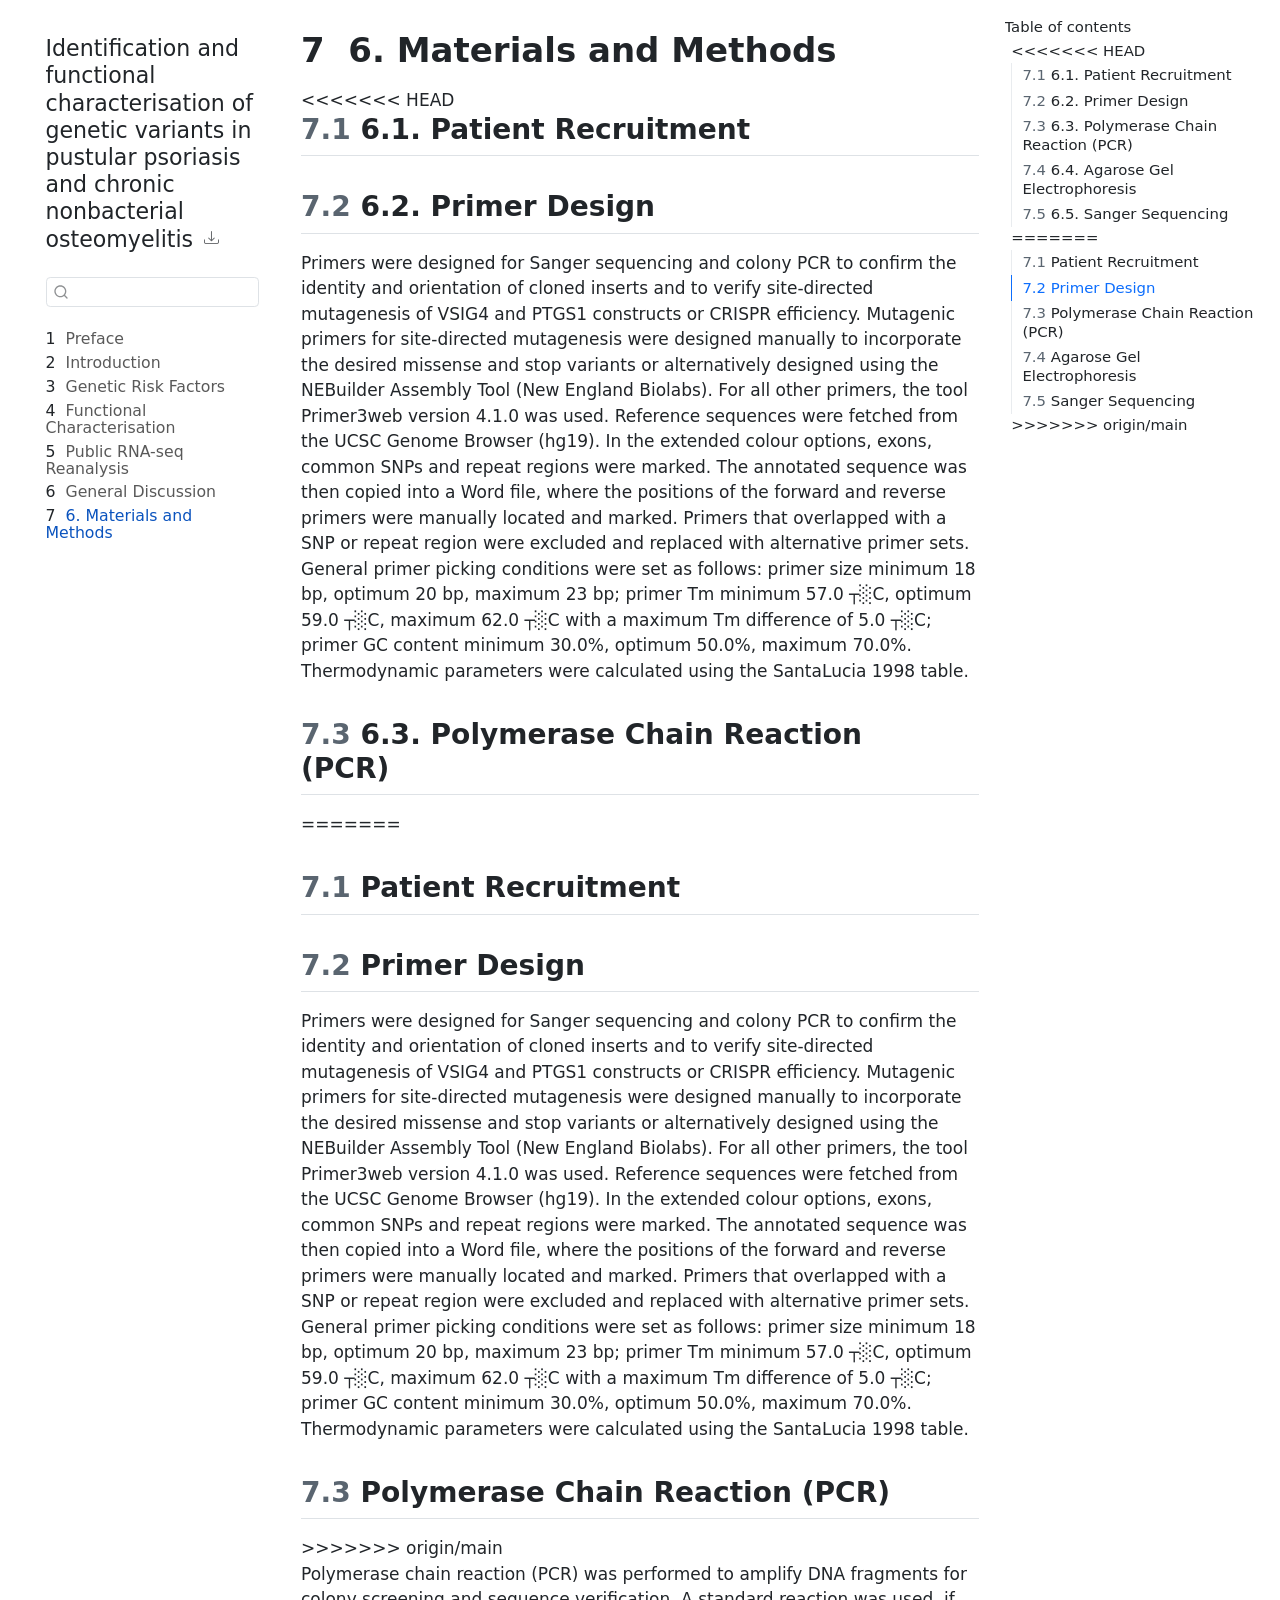
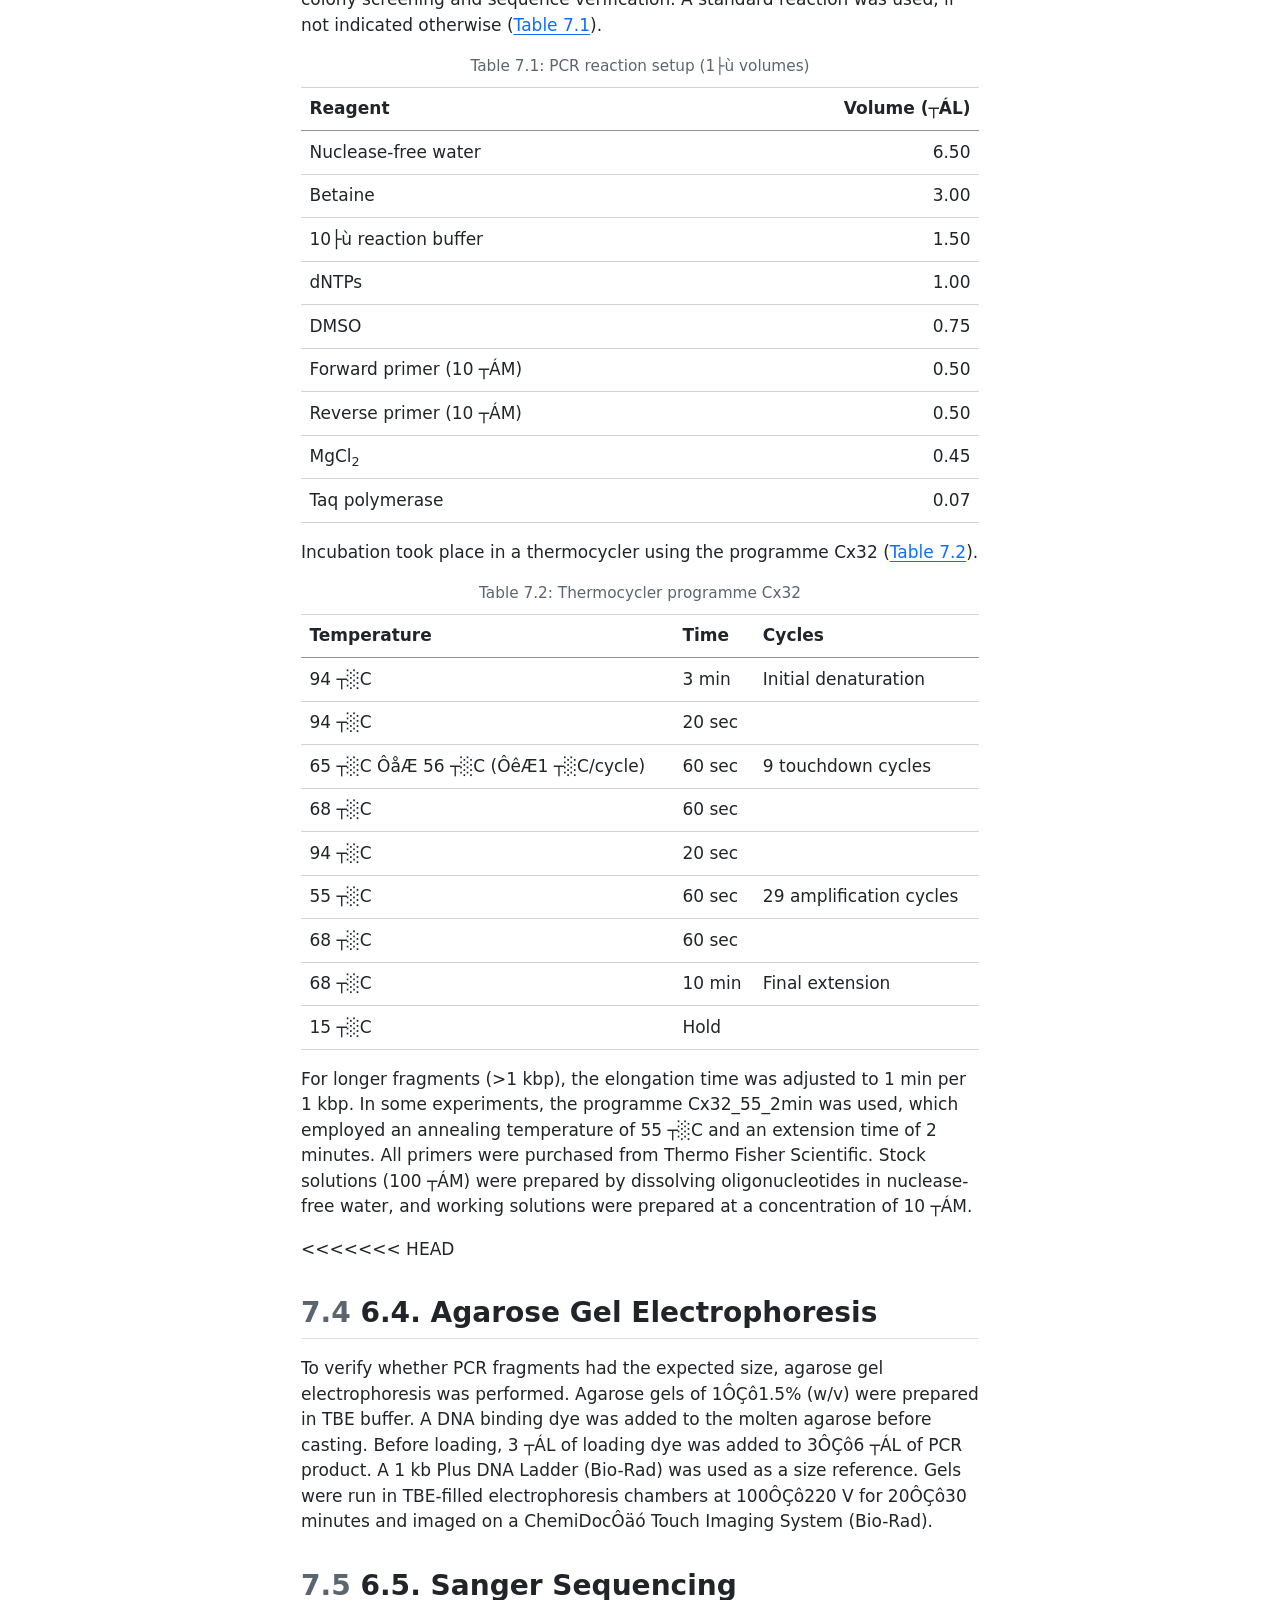
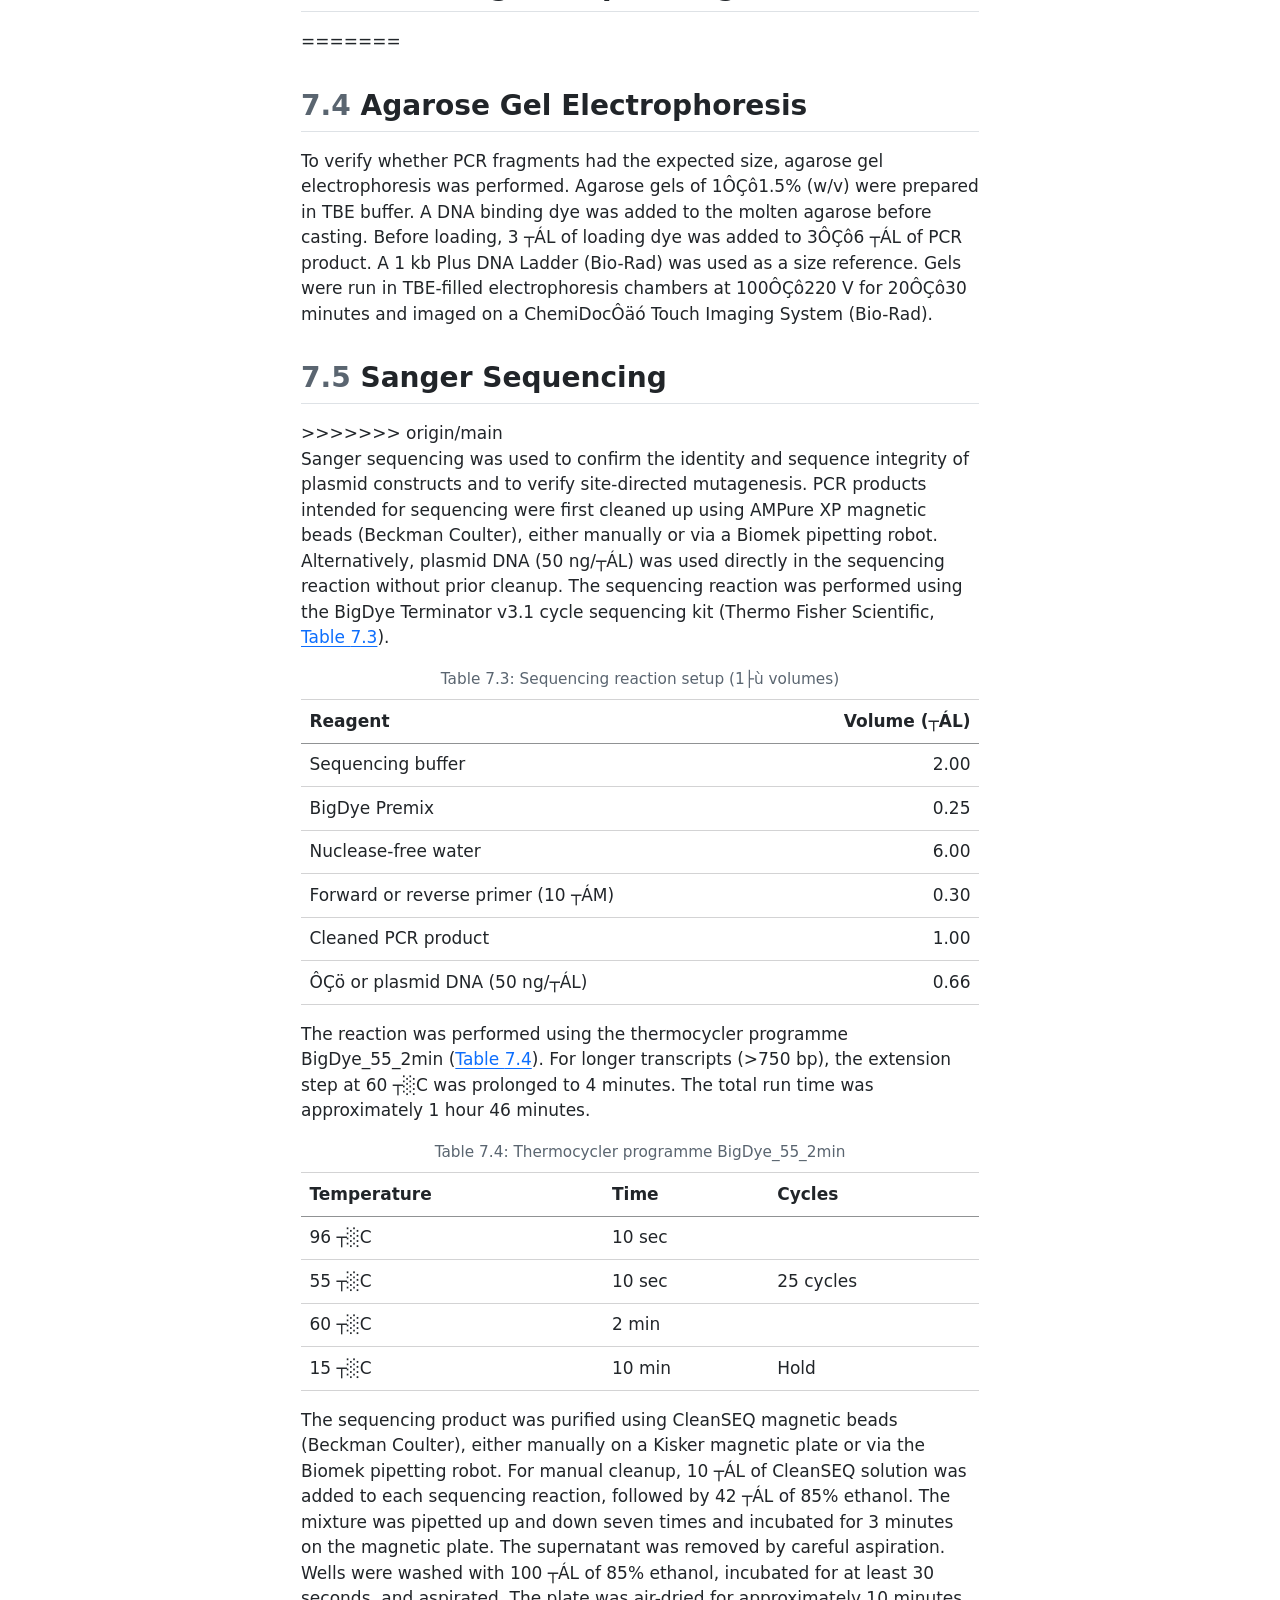
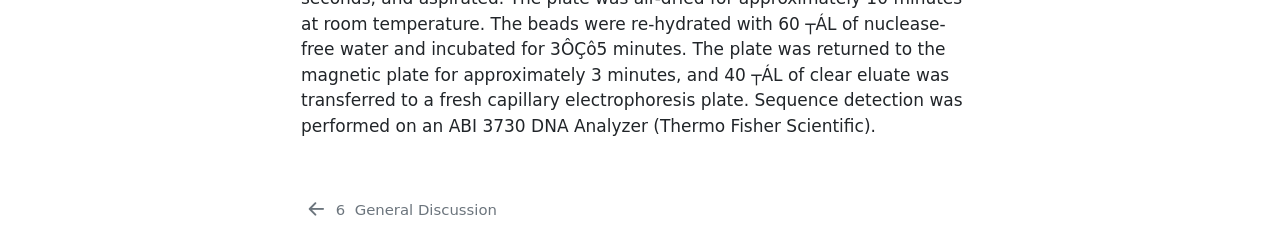
<file: PhD-OS/thesis-manuscript/_book/chapters/06-materials-methods.html>
﻿<!DOCTYPE html>
<html xmlns="http://www.w3.org/1999/xhtml" lang="en" xml:lang="en"><head>

<meta charset="utf-8">
<meta name="generator" content="quarto-1.9.37">

<meta name="viewport" content="width=device-width, initial-scale=1.0, user-scalable=yes">


<title>7&nbsp; 6. Materials and Methods ÔÇô Identification and functional characterisation of genetic variants in pustular psoriasis and chronic nonbacterial osteomyelitis</title>
<style>
/* Default styles provided by pandoc.
** See https://pandoc.org/MANUAL.html#variables-for-html for config info.
*/
code{white-space: pre-wrap;}
span.smallcaps{font-variant: small-caps;}
div.columns{display: flex; gap: min(4vw, 1.5em);}
div.column{flex: auto; overflow-x: auto;}
div.hanging-indent{margin-left: 1.5em; text-indent: -1.5em;}
ul.task-list{list-style: none;}
ul.task-list li input[type="checkbox"] {
  width: 0.8em;
  margin: 0 0.8em 0.2em -1em; /* quarto-specific, see https://github.com/quarto-dev/quarto-cli/issues/4556 */ 
  vertical-align: middle;
}
</style>


<script src="../site_libs/quarto-nav/quarto-nav.js"></script>
<script src="../site_libs/quarto-nav/headroom.min.js"></script>
<script src="../site_libs/clipboard/clipboard.min.js"></script>
<script src="../site_libs/quarto-search/autocomplete.umd.js"></script>
<script src="../site_libs/quarto-search/fuse.min.js"></script>
<script src="../site_libs/quarto-search/quarto-search.js"></script>
<meta name="quarto:offset" content="../">
<link href="../chapters/05-discussion.html" rel="prev">
<script src="../site_libs/quarto-html/quarto.js" type="module"></script>
<script src="../site_libs/quarto-html/tabsets/tabsets.js" type="module"></script>
<script src="../site_libs/quarto-html/popper.min.js"></script>
<script src="../site_libs/quarto-html/tippy.umd.min.js"></script>
<script src="../site_libs/quarto-html/anchor.min.js"></script>
<link href="../site_libs/quarto-html/tippy.css" rel="stylesheet">
<link href="../site_libs/quarto-html/quarto-syntax-highlighting-7f8f88aac4f3542376d5c11b86a4c14d.css" rel="stylesheet" id="quarto-text-highlighting-styles">
<script src="../site_libs/bootstrap/bootstrap.min.js"></script>
<link href="../site_libs/bootstrap/bootstrap-icons.css" rel="stylesheet">
<link href="../site_libs/bootstrap/bootstrap-41d61366cb11220c48f4f4aa0bca5522.min.css" rel="stylesheet" append-hash="true" id="quarto-bootstrap" data-mode="light">
<script id="quarto-search-options" type="application/json">{
  "location": "sidebar",
  "copy-button": false,
  "collapse-after": 3,
  "panel-placement": "start",
  "type": "textbox",
  "limit": 50,
  "keyboard-shortcut": [
    "f",
    "/",
    "s"
  ],
  "show-item-context": false,
  "language": {
    "search-no-results-text": "No results",
    "search-matching-documents-text": "matching documents",
    "search-copy-link-title": "Copy link to search",
    "search-hide-matches-text": "Hide additional matches",
    "search-more-match-text": "more match in this document",
    "search-more-matches-text": "more matches in this document",
    "search-clear-button-title": "Clear",
    "search-text-placeholder": "",
    "search-detached-cancel-button-title": "Cancel",
    "search-submit-button-title": "Submit",
    "search-label": "Search"
  }
}</script>


</head>

<body class="nav-sidebar floating quarto-light">

<div id="quarto-search-results"></div>
  <header id="quarto-header" class="headroom fixed-top">
  <nav class="quarto-secondary-nav">
    <div class="container-fluid d-flex">
      <button type="button" class="quarto-btn-toggle btn" data-bs-toggle="collapse" role="button" data-bs-target=".quarto-sidebar-collapse-item" aria-controls="quarto-sidebar" aria-expanded="false" aria-label="Toggle sidebar navigation" onclick="if (window.quartoToggleHeadroom) { window.quartoToggleHeadroom(); }">
        <i class="bi bi-layout-text-sidebar-reverse"></i>
      </button>
        <nav class="quarto-page-breadcrumbs" aria-label="breadcrumb"><ol class="breadcrumb"><li class="breadcrumb-item"><a href="../chapters/06-materials-methods.html"><span class="chapter-number">7</span>&nbsp; <span class="chapter-title">6. Materials and Methods</span></a></li></ol></nav>
        <a class="flex-grow-1" role="navigation" data-bs-toggle="collapse" data-bs-target=".quarto-sidebar-collapse-item" aria-controls="quarto-sidebar" aria-expanded="false" aria-label="Toggle sidebar navigation" onclick="if (window.quartoToggleHeadroom) { window.quartoToggleHeadroom(); }">      
        </a>
      <button type="button" class="btn quarto-search-button" aria-label="Search" onclick="window.quartoOpenSearch();">
        <i class="bi bi-search"></i>
      </button>
    </div>
  </nav>
</header>
<!-- content -->
<div id="quarto-content" class="quarto-container page-columns page-rows-contents page-layout-article">
<!-- sidebar -->
  <nav id="quarto-sidebar" class="sidebar collapse collapse-horizontal quarto-sidebar-collapse-item sidebar-navigation floating overflow-auto">
    <div class="pt-lg-2 mt-2 text-left sidebar-header">
    <div class="sidebar-title mb-0 py-0">
      <a href="../">Identification and functional characterisation of genetic variants in pustular psoriasis and chronic nonbacterial osteomyelitis</a> 
        <div class="sidebar-tools-main">
    <div class="dropdown">
      <a href="" title="Download" id="quarto-navigation-tool-dropdown-0" class="quarto-navigation-tool dropdown-toggle px-1" data-bs-toggle="dropdown" aria-expanded="false" role="link" aria-label="Download"><i class="bi bi-download"></i></a>
      <ul class="dropdown-menu" aria-labelledby="quarto-navigation-tool-dropdown-0">
          <li>
            <a class="dropdown-item sidebar-tools-main-item" href="../Identification-and-functional-characterisation-of-genetic-variants-in-pustular-psoriasis-and-chronic-nonbacterial-osteomyelitis.pdf">
              <i class="bi bi-file-pdf pe-1"></i>
            Download PDF
            </a>
          </li>
          <li>
            <a class="dropdown-item sidebar-tools-main-item" href="../Identification-and-functional-characterisation-of-genetic-variants-in-pustular-psoriasis-and-chronic-nonbacterial-osteomyelitis.docx">
              <i class="bi bi-file-word pe-1"></i>
            Download Docx
            </a>
          </li>
      </ul>
    </div>
</div>
    </div>
      </div>
        <div class="mt-2 flex-shrink-0 align-items-center">
        <div class="sidebar-search">
        <div id="quarto-search" class="" title="Search"></div>
        </div>
        </div>
    <div class="sidebar-menu-container"> 
    <ul class="list-unstyled mt-1">
        <li class="sidebar-item">
  <div class="sidebar-item-container"> 
  <a href="../index.html" class="sidebar-item-text sidebar-link">
 <span class="menu-text"><span class="chapter-number">1</span>&nbsp; <span class="chapter-title">Preface</span></span></a>
  </div>
</li>
        <li class="sidebar-item">
  <div class="sidebar-item-container"> 
  <a href="../chapters/01-introduction.html" class="sidebar-item-text sidebar-link">
 <span class="menu-text"><span class="chapter-number">2</span>&nbsp; <span class="chapter-title">Introduction</span></span></a>
  </div>
</li>
        <li class="sidebar-item">
  <div class="sidebar-item-container"> 
  <a href="../chapters/02-genetics.html" class="sidebar-item-text sidebar-link">
 <span class="menu-text"><span class="chapter-number">3</span>&nbsp; <span class="chapter-title">Genetic Risk Factors</span></span></a>
  </div>
</li>
        <li class="sidebar-item">
  <div class="sidebar-item-container"> 
  <a href="../chapters/03-functional.html" class="sidebar-item-text sidebar-link">
 <span class="menu-text"><span class="chapter-number">4</span>&nbsp; <span class="chapter-title">Functional Characterisation</span></span></a>
  </div>
</li>
        <li class="sidebar-item">
  <div class="sidebar-item-container"> 
  <a href="../chapters/04-rnaseq.html" class="sidebar-item-text sidebar-link">
 <span class="menu-text"><span class="chapter-number">5</span>&nbsp; <span class="chapter-title">Public RNA-seq Reanalysis</span></span></a>
  </div>
</li>
        <li class="sidebar-item">
  <div class="sidebar-item-container"> 
  <a href="../chapters/05-discussion.html" class="sidebar-item-text sidebar-link">
 <span class="menu-text"><span class="chapter-number">6</span>&nbsp; <span class="chapter-title">General Discussion</span></span></a>
  </div>
</li>
        <li class="sidebar-item">
  <div class="sidebar-item-container"> 
  <a href="../chapters/06-materials-methods.html" class="sidebar-item-text sidebar-link active">
 <span class="menu-text"><span class="chapter-number">7</span>&nbsp; <span class="chapter-title">6. Materials and Methods</span></span></a>
  </div>
</li>
    </ul>
    </div>
</nav>
<div id="quarto-sidebar-glass" class="quarto-sidebar-collapse-item" data-bs-toggle="collapse" data-bs-target=".quarto-sidebar-collapse-item"></div>
<!-- margin-sidebar -->
    <div id="quarto-margin-sidebar" class="sidebar margin-sidebar">
        <nav id="TOC" role="doc-toc" class="toc-active">
    <h2 id="toc-title">Table of contents</h2>
   
  <ul>
<<<<<<< HEAD
  <li><a href="#patient-recruitment" id="toc-patient-recruitment" class="nav-link active" data-scroll-target="#patient-recruitment"><span class="header-section-number">7.1</span> 6.1. Patient Recruitment</a></li>
  <li><a href="#primer-design" id="toc-primer-design" class="nav-link" data-scroll-target="#primer-design"><span class="header-section-number">7.2</span> 6.2. Primer Design</a></li>
  <li><a href="#polymerase-chain-reaction-pcr" id="toc-polymerase-chain-reaction-pcr" class="nav-link" data-scroll-target="#polymerase-chain-reaction-pcr"><span class="header-section-number">7.3</span> 6.3. Polymerase Chain Reaction (PCR)</a></li>
  <li><a href="#agarose-gel-electrophoresis" id="toc-agarose-gel-electrophoresis" class="nav-link" data-scroll-target="#agarose-gel-electrophoresis"><span class="header-section-number">7.4</span> 6.4. Agarose Gel Electrophoresis</a></li>
  <li><a href="#sanger-sequencing" id="toc-sanger-sequencing" class="nav-link" data-scroll-target="#sanger-sequencing"><span class="header-section-number">7.5</span> 6.5. Sanger Sequencing</a></li>
=======
  <li><a href="#patient-recruitment" id="toc-patient-recruitment" class="nav-link active" data-scroll-target="#patient-recruitment"><span class="header-section-number">7.1</span> Patient Recruitment</a></li>
  <li><a href="#primer-design" id="toc-primer-design" class="nav-link" data-scroll-target="#primer-design"><span class="header-section-number">7.2</span> Primer Design</a></li>
  <li><a href="#polymerase-chain-reaction-pcr" id="toc-polymerase-chain-reaction-pcr" class="nav-link" data-scroll-target="#polymerase-chain-reaction-pcr"><span class="header-section-number">7.3</span> Polymerase Chain Reaction (PCR)</a></li>
  <li><a href="#agarose-gel-electrophoresis" id="toc-agarose-gel-electrophoresis" class="nav-link" data-scroll-target="#agarose-gel-electrophoresis"><span class="header-section-number">7.4</span> Agarose Gel Electrophoresis</a></li>
  <li><a href="#sanger-sequencing" id="toc-sanger-sequencing" class="nav-link" data-scroll-target="#sanger-sequencing"><span class="header-section-number">7.5</span> Sanger Sequencing</a></li>
>>>>>>> origin/main
  </ul>
</nav>
    </div>
<!-- main -->
<main class="content" id="quarto-document-content">

<header id="title-block-header" class="quarto-title-block default">
<div class="quarto-title">
<h1 class="title"><span class="chapter-number">7</span>&nbsp; <span class="chapter-title">6. Materials and Methods</span></h1>
</div>



<div class="quarto-title-meta">

    
  
    
  </div>
  


</header>


<section id="patient-recruitment" class="level2" data-number="7.1">
<<<<<<< HEAD
<h2 data-number="7.1" class="anchored" data-anchor-id="patient-recruitment"><span class="header-section-number">7.1</span> 6.1. Patient Recruitment</h2>
</section>
<section id="primer-design" class="level2" data-number="7.2">
<h2 data-number="7.2" class="anchored" data-anchor-id="primer-design"><span class="header-section-number">7.2</span> 6.2. Primer Design</h2>
<p>Primers were designed for Sanger sequencing and colony PCR to confirm the identity and orientation of cloned inserts and to verify site-directed mutagenesis of VSIG4 and PTGS1 constructs or CRISPR efficiency. Mutagenic primers for site-directed mutagenesis were designed manually to incorporate the desired missense and stop variants or alternatively designed using the NEBuilder Assembly Tool (New England Biolabs). For all other primers, the tool Primer3web version 4.1.0 was used. Reference sequences were fetched from the UCSC Genome Browser (hg19). In the extended colour options, exons, common SNPs and repeat regions were marked. The annotated sequence was then copied into a Word file, where the positions of the forward and reverse primers were manually located and marked. Primers that overlapped with a SNP or repeat region were excluded and replaced with alternative primer sets. General primer picking conditions were set as follows: primer size minimum 18 bp, optimum 20 bp, maximum 23 bp; primer Tm minimum 57.0 ┬░C, optimum 59.0 ┬░C, maximum 62.0 ┬░C with a maximum Tm difference of 5.0 ┬░C; primer GC content minimum 30.0%, optimum 50.0%, maximum 70.0%. Thermodynamic parameters were calculated using the SantaLucia 1998 table.</p>
</section>
<section id="polymerase-chain-reaction-pcr" class="level2" data-number="7.3">
<h2 data-number="7.3" class="anchored" data-anchor-id="polymerase-chain-reaction-pcr"><span class="header-section-number">7.3</span> 6.3. Polymerase Chain Reaction (PCR)</h2>
=======
<h2 data-number="7.1" class="anchored" data-anchor-id="patient-recruitment"><span class="header-section-number">7.1</span> Patient Recruitment</h2>
</section>
<section id="primer-design" class="level2" data-number="7.2">
<h2 data-number="7.2" class="anchored" data-anchor-id="primer-design"><span class="header-section-number">7.2</span> Primer Design</h2>
<p>Primers were designed for Sanger sequencing and colony PCR to confirm the identity and orientation of cloned inserts and to verify site-directed mutagenesis of VSIG4 and PTGS1 constructs or CRISPR efficiency. Mutagenic primers for site-directed mutagenesis were designed manually to incorporate the desired missense and stop variants or alternatively designed using the NEBuilder Assembly Tool (New England Biolabs). For all other primers, the tool Primer3web version 4.1.0 was used. Reference sequences were fetched from the UCSC Genome Browser (hg19). In the extended colour options, exons, common SNPs and repeat regions were marked. The annotated sequence was then copied into a Word file, where the positions of the forward and reverse primers were manually located and marked. Primers that overlapped with a SNP or repeat region were excluded and replaced with alternative primer sets. General primer picking conditions were set as follows: primer size minimum 18 bp, optimum 20 bp, maximum 23 bp; primer Tm minimum 57.0 ┬░C, optimum 59.0 ┬░C, maximum 62.0 ┬░C with a maximum Tm difference of 5.0 ┬░C; primer GC content minimum 30.0%, optimum 50.0%, maximum 70.0%. Thermodynamic parameters were calculated using the SantaLucia 1998 table.</p>
</section>
<section id="polymerase-chain-reaction-pcr" class="level2" data-number="7.3">
<h2 data-number="7.3" class="anchored" data-anchor-id="polymerase-chain-reaction-pcr"><span class="header-section-number">7.3</span> Polymerase Chain Reaction (PCR)</h2>
>>>>>>> origin/main
<p>Polymerase chain reaction (PCR) was performed to amplify DNA fragments for colony screening and sequence verification. A standard reaction was used, if not indicated otherwise (<a href="#tbl-pcr-reaction" class="quarto-xref">Table&nbsp;<span>7.1</span></a>).</p>
<div id="tbl-pcr-reaction" class="quarto-float quarto-figure quarto-figure-center anchored">
<figure class="quarto-float quarto-float-tbl figure">
<figcaption class="quarto-float-caption-top quarto-float-caption quarto-float-tbl" id="tbl-pcr-reaction-caption-0ceaefa1-69ba-4598-a22c-09a6ac19f8ca">
Table&nbsp;7.1: PCR reaction setup (1├ù volumes)
</figcaption>
<div aria-describedby="tbl-pcr-reaction-caption-0ceaefa1-69ba-4598-a22c-09a6ac19f8ca">
<table class="caption-top table">
<thead>
<tr class="header">
<th style="text-align: left;">Reagent</th>
<th style="text-align: right;">Volume (┬ÁL)</th>
</tr>
</thead>
<tbody>
<tr class="odd">
<td style="text-align: left;">Nuclease-free water</td>
<td style="text-align: right;">6.50</td>
</tr>
<tr class="even">
<td style="text-align: left;">Betaine</td>
<td style="text-align: right;">3.00</td>
</tr>
<tr class="odd">
<td style="text-align: left;">10├ù reaction buffer</td>
<td style="text-align: right;">1.50</td>
</tr>
<tr class="even">
<td style="text-align: left;">dNTPs</td>
<td style="text-align: right;">1.00</td>
</tr>
<tr class="odd">
<td style="text-align: left;">DMSO</td>
<td style="text-align: right;">0.75</td>
</tr>
<tr class="even">
<td style="text-align: left;">Forward primer (10 ┬ÁM)</td>
<td style="text-align: right;">0.50</td>
</tr>
<tr class="odd">
<td style="text-align: left;">Reverse primer (10 ┬ÁM)</td>
<td style="text-align: right;">0.50</td>
</tr>
<tr class="even">
<td style="text-align: left;">MgCl<sub>2</sub></td>
<td style="text-align: right;">0.45</td>
</tr>
<tr class="odd">
<td style="text-align: left;">Taq polymerase</td>
<td style="text-align: right;">0.07</td>
</tr>
</tbody>
</table>
</div>
</figure>
</div>
<p>Incubation took place in a thermocycler using the programme Cx32 (<a href="#tbl-cx32" class="quarto-xref">Table&nbsp;<span>7.2</span></a>).</p>
<div id="tbl-cx32" class="quarto-float quarto-figure quarto-figure-center anchored">
<figure class="quarto-float quarto-float-tbl figure">
<figcaption class="quarto-float-caption-top quarto-float-caption quarto-float-tbl" id="tbl-cx32-caption-0ceaefa1-69ba-4598-a22c-09a6ac19f8ca">
Table&nbsp;7.2: Thermocycler programme Cx32
</figcaption>
<div aria-describedby="tbl-cx32-caption-0ceaefa1-69ba-4598-a22c-09a6ac19f8ca">
<table class="caption-top table">
<thead>
<tr class="header">
<th style="text-align: left;">Temperature</th>
<th style="text-align: left;">Time</th>
<th style="text-align: left;">Cycles</th>
</tr>
</thead>
<tbody>
<tr class="odd">
<td style="text-align: left;">94 ┬░C</td>
<td style="text-align: left;">3 min</td>
<td style="text-align: left;">Initial denaturation</td>
</tr>
<tr class="even">
<td style="text-align: left;">94 ┬░C</td>
<td style="text-align: left;">20 sec</td>
<td style="text-align: left;"></td>
</tr>
<tr class="odd">
<td style="text-align: left;">65 ┬░C ÔåÆ 56 ┬░C (ÔêÆ1 ┬░C/cycle)</td>
<td style="text-align: left;">60 sec</td>
<td style="text-align: left;">9 touchdown cycles</td>
</tr>
<tr class="even">
<td style="text-align: left;">68 ┬░C</td>
<td style="text-align: left;">60 sec</td>
<td style="text-align: left;"></td>
</tr>
<tr class="odd">
<td style="text-align: left;">94 ┬░C</td>
<td style="text-align: left;">20 sec</td>
<td style="text-align: left;"></td>
</tr>
<tr class="even">
<td style="text-align: left;">55 ┬░C</td>
<td style="text-align: left;">60 sec</td>
<td style="text-align: left;">29 amplification cycles</td>
</tr>
<tr class="odd">
<td style="text-align: left;">68 ┬░C</td>
<td style="text-align: left;">60 sec</td>
<td style="text-align: left;"></td>
</tr>
<tr class="even">
<td style="text-align: left;">68 ┬░C</td>
<td style="text-align: left;">10 min</td>
<td style="text-align: left;">Final extension</td>
</tr>
<tr class="odd">
<td style="text-align: left;">15 ┬░C</td>
<td style="text-align: left;">Hold</td>
<td style="text-align: left;"></td>
</tr>
</tbody>
</table>
</div>
</figure>
</div>
<p>For longer fragments (&gt;1 kbp), the elongation time was adjusted to 1 min per 1 kbp. In some experiments, the programme Cx32_55_2min was used, which employed an annealing temperature of 55 ┬░C and an extension time of 2 minutes. All primers were purchased from Thermo Fisher Scientific. Stock solutions (100 ┬ÁM) were prepared by dissolving oligonucleotides in nuclease-free water, and working solutions were prepared at a concentration of 10 ┬ÁM.</p>
</section>
<section id="agarose-gel-electrophoresis" class="level2" data-number="7.4">
<<<<<<< HEAD
<h2 data-number="7.4" class="anchored" data-anchor-id="agarose-gel-electrophoresis"><span class="header-section-number">7.4</span> 6.4. Agarose Gel Electrophoresis</h2>
<p>To verify whether PCR fragments had the expected size, agarose gel electrophoresis was performed. Agarose gels of 1ÔÇô1.5% (w/v) were prepared in TBE buffer. A DNA binding dye was added to the molten agarose before casting. Before loading, 3 ┬ÁL of loading dye was added to 3ÔÇô6 ┬ÁL of PCR product. A 1 kb Plus DNA Ladder (Bio-Rad) was used as a size reference. Gels were run in TBE-filled electrophoresis chambers at 100ÔÇô220 V for 20ÔÇô30 minutes and imaged on a ChemiDocÔäó Touch Imaging System (Bio-Rad).</p>
</section>
<section id="sanger-sequencing" class="level2" data-number="7.5">
<h2 data-number="7.5" class="anchored" data-anchor-id="sanger-sequencing"><span class="header-section-number">7.5</span> 6.5. Sanger Sequencing</h2>
=======
<h2 data-number="7.4" class="anchored" data-anchor-id="agarose-gel-electrophoresis"><span class="header-section-number">7.4</span> Agarose Gel Electrophoresis</h2>
<p>To verify whether PCR fragments had the expected size, agarose gel electrophoresis was performed. Agarose gels of 1ÔÇô1.5% (w/v) were prepared in TBE buffer. A DNA binding dye was added to the molten agarose before casting. Before loading, 3 ┬ÁL of loading dye was added to 3ÔÇô6 ┬ÁL of PCR product. A 1 kb Plus DNA Ladder (Bio-Rad) was used as a size reference. Gels were run in TBE-filled electrophoresis chambers at 100ÔÇô220 V for 20ÔÇô30 minutes and imaged on a ChemiDocÔäó Touch Imaging System (Bio-Rad).</p>
</section>
<section id="sanger-sequencing" class="level2" data-number="7.5">
<h2 data-number="7.5" class="anchored" data-anchor-id="sanger-sequencing"><span class="header-section-number">7.5</span> Sanger Sequencing</h2>
>>>>>>> origin/main
<p>Sanger sequencing was used to confirm the identity and sequence integrity of plasmid constructs and to verify site-directed mutagenesis. PCR products intended for sequencing were first cleaned up using AMPure XP magnetic beads (Beckman Coulter), either manually or via a Biomek pipetting robot. Alternatively, plasmid DNA (50 ng/┬ÁL) was used directly in the sequencing reaction without prior cleanup. The sequencing reaction was performed using the BigDye Terminator v3.1 cycle sequencing kit (Thermo Fisher Scientific, <a href="#tbl-seq-reaction" class="quarto-xref">Table&nbsp;<span>7.3</span></a>).</p>
<div id="tbl-seq-reaction" class="quarto-float quarto-figure quarto-figure-center anchored">
<figure class="quarto-float quarto-float-tbl figure">
<figcaption class="quarto-float-caption-top quarto-float-caption quarto-float-tbl" id="tbl-seq-reaction-caption-0ceaefa1-69ba-4598-a22c-09a6ac19f8ca">
Table&nbsp;7.3: Sequencing reaction setup (1├ù volumes)
</figcaption>
<div aria-describedby="tbl-seq-reaction-caption-0ceaefa1-69ba-4598-a22c-09a6ac19f8ca">
<table class="caption-top table">
<thead>
<tr class="header">
<th style="text-align: left;">Reagent</th>
<th style="text-align: right;">Volume (┬ÁL)</th>
</tr>
</thead>
<tbody>
<tr class="odd">
<td style="text-align: left;">Sequencing buffer</td>
<td style="text-align: right;">2.00</td>
</tr>
<tr class="even">
<td style="text-align: left;">BigDye Premix</td>
<td style="text-align: right;">0.25</td>
</tr>
<tr class="odd">
<td style="text-align: left;">Nuclease-free water</td>
<td style="text-align: right;">6.00</td>
</tr>
<tr class="even">
<td style="text-align: left;">Forward or reverse primer (10 ┬ÁM)</td>
<td style="text-align: right;">0.30</td>
</tr>
<tr class="odd">
<td style="text-align: left;">Cleaned PCR product</td>
<td style="text-align: right;">1.00</td>
</tr>
<tr class="even">
<td style="text-align: left;">ÔÇö or plasmid DNA (50 ng/┬ÁL)</td>
<td style="text-align: right;">0.66</td>
</tr>
</tbody>
</table>
</div>
</figure>
</div>
<p>The reaction was performed using the thermocycler programme BigDye_55_2min (<a href="#tbl-bigdye55" class="quarto-xref">Table&nbsp;<span>7.4</span></a>). For longer transcripts (&gt;750 bp), the extension step at 60 ┬░C was prolonged to 4 minutes. The total run time was approximately 1 hour 46 minutes.</p>
<div id="tbl-bigdye55" class="quarto-float quarto-figure quarto-figure-center anchored">
<figure class="quarto-float quarto-float-tbl figure">
<figcaption class="quarto-float-caption-top quarto-float-caption quarto-float-tbl" id="tbl-bigdye55-caption-0ceaefa1-69ba-4598-a22c-09a6ac19f8ca">
Table&nbsp;7.4: Thermocycler programme BigDye_55_2min
</figcaption>
<div aria-describedby="tbl-bigdye55-caption-0ceaefa1-69ba-4598-a22c-09a6ac19f8ca">
<table class="caption-top table">
<thead>
<tr class="header">
<th style="text-align: left;">Temperature</th>
<th style="text-align: left;">Time</th>
<th style="text-align: left;">Cycles</th>
</tr>
</thead>
<tbody>
<tr class="odd">
<td style="text-align: left;">96 ┬░C</td>
<td style="text-align: left;">10 sec</td>
<td style="text-align: left;"></td>
</tr>
<tr class="even">
<td style="text-align: left;">55 ┬░C</td>
<td style="text-align: left;">10 sec</td>
<td style="text-align: left;">25 cycles</td>
</tr>
<tr class="odd">
<td style="text-align: left;">60 ┬░C</td>
<td style="text-align: left;">2 min</td>
<td style="text-align: left;"></td>
</tr>
<tr class="even">
<td style="text-align: left;">15 ┬░C</td>
<td style="text-align: left;">10 min</td>
<td style="text-align: left;">Hold</td>
</tr>
</tbody>
</table>
</div>
</figure>
</div>
<p>The sequencing product was purified using CleanSEQ magnetic beads (Beckman Coulter), either manually on a Kisker magnetic plate or via the Biomek pipetting robot. For manual cleanup, 10 ┬ÁL of CleanSEQ solution was added to each sequencing reaction, followed by 42 ┬ÁL of 85% ethanol. The mixture was pipetted up and down seven times and incubated for 3 minutes on the magnetic plate. The supernatant was removed by careful aspiration. Wells were washed with 100 ┬ÁL of 85% ethanol, incubated for at least 30 seconds, and aspirated. The plate was air-dried for approximately 10 minutes at room temperature. The beads were re-hydrated with 60 ┬ÁL of nuclease-free water and incubated for 3ÔÇô5 minutes. The plate was returned to the magnetic plate for approximately 3 minutes, and 40 ┬ÁL of clear eluate was transferred to a fresh capillary electrophoresis plate. Sequence detection was performed on an ABI 3730 DNA Analyzer (Thermo Fisher Scientific).</p>


</section>

</main> <!-- /main -->
<script id="quarto-html-after-body" type="application/javascript">
  window.document.addEventListener("DOMContentLoaded", function (event) {
    const icon = "¯ºï";
    const anchorJS = new window.AnchorJS();
    anchorJS.options = {
      placement: 'right',
      icon: icon
    };
    anchorJS.add('.anchored');
    const isCodeAnnotation = (el) => {
      for (const clz of el.classList) {
        if (clz.startsWith('code-annotation-')) {                     
          return true;
        }
      }
      return false;
    }
    const onCopySuccess = function(e) {
      // button target
      const button = e.trigger;
      // don't keep focus
      button.blur();
      // flash "checked"
      button.classList.add('code-copy-button-checked');
      var currentTitle = button.getAttribute("title");
      button.setAttribute("title", "Copied!");
      let tooltip;
      if (window.bootstrap) {
        button.setAttribute("data-bs-toggle", "tooltip");
        button.setAttribute("data-bs-placement", "left");
        button.setAttribute("data-bs-title", "Copied!");
        tooltip = new bootstrap.Tooltip(button, 
          { trigger: "manual", 
            customClass: "code-copy-button-tooltip",
            offset: [0, -8]});
        tooltip.show();    
      }
      setTimeout(function() {
        if (tooltip) {
          tooltip.hide();
          button.removeAttribute("data-bs-title");
          button.removeAttribute("data-bs-toggle");
          button.removeAttribute("data-bs-placement");
        }
        button.setAttribute("title", currentTitle);
        button.classList.remove('code-copy-button-checked');
      }, 1000);
      // clear code selection
      e.clearSelection();
    }
    const getTextToCopy = function(trigger) {
      const outerScaffold = trigger.parentElement.cloneNode(true);
      const codeEl = outerScaffold.querySelector('code');
      for (const childEl of codeEl.children) {
        if (isCodeAnnotation(childEl)) {
          childEl.remove();
        }
      }
      return codeEl.innerText;
    }
    const clipboard = new window.ClipboardJS('.code-copy-button:not([data-in-quarto-modal])', {
      text: getTextToCopy
    });
    clipboard.on('success', onCopySuccess);
    if (window.document.getElementById('quarto-embedded-source-code-modal')) {
      const clipboardModal = new window.ClipboardJS('.code-copy-button[data-in-quarto-modal]', {
        text: getTextToCopy,
        container: window.document.getElementById('quarto-embedded-source-code-modal')
      });
      clipboardModal.on('success', onCopySuccess);
    }
      var localhostRegex = new RegExp(/^(?:http|https):\/\/localhost\:?[0-9]*\//);
      var mailtoRegex = new RegExp(/^mailto:/);
        var filterRegex = new RegExp('/' + window.location.host + '/');
      var isInternal = (href) => {
          return filterRegex.test(href) || localhostRegex.test(href) || mailtoRegex.test(href);
      }
      // Inspect non-navigation links and adorn them if external
     var links = window.document.querySelectorAll('a[href]:not(.nav-link):not(.navbar-brand):not(.toc-action):not(.sidebar-link):not(.sidebar-item-toggle):not(.pagination-link):not(.no-external):not([aria-hidden]):not(.dropdown-item):not(.quarto-navigation-tool):not(.about-link)');
      for (var i=0; i<links.length; i++) {
        const link = links[i];
        if (!isInternal(link.href)) {
          // undo the damage that might have been done by quarto-nav.js in the case of
          // links that we want to consider external
          if (link.dataset.originalHref !== undefined) {
            link.href = link.dataset.originalHref;
          }
        }
      }
    function tippyHover(el, contentFn, onTriggerFn, onUntriggerFn) {
      const config = {
        allowHTML: true,
        maxWidth: 500,
        delay: 100,
        arrow: false,
        appendTo: function(el) {
            return el.parentElement;
        },
        interactive: true,
        interactiveBorder: 10,
        theme: 'quarto',
        placement: 'bottom-start',
      };
      if (contentFn) {
        config.content = contentFn;
      }
      if (onTriggerFn) {
        config.onTrigger = onTriggerFn;
      }
      if (onUntriggerFn) {
        config.onUntrigger = onUntriggerFn;
      }
      window.tippy(el, config); 
    }
    const noterefs = window.document.querySelectorAll('a[role="doc-noteref"]');
    for (var i=0; i<noterefs.length; i++) {
      const ref = noterefs[i];
      tippyHover(ref, function() {
        // use id or data attribute instead here
        let href = ref.getAttribute('data-footnote-href') || ref.getAttribute('href');
        try { href = new URL(href).hash; } catch {}
        const id = href.replace(/^#\/?/, "");
        const note = window.document.getElementById(id);
        if (note) {
          return note.innerHTML;
        } else {
          return "";
        }
      });
    }
    const xrefs = window.document.querySelectorAll('a.quarto-xref');
    const processXRef = (id, note) => {
      // Strip column container classes
      const stripColumnClz = (el) => {
        el.classList.remove("page-full", "page-columns");
        if (el.children) {
          for (const child of el.children) {
            stripColumnClz(child);
          }
        }
      }
      stripColumnClz(note)
      if (id === null || id.startsWith('sec-')) {
        // Special case sections, only their first couple elements
        const container = document.createElement("div");
        if (note.children && note.children.length > 2) {
          container.appendChild(note.children[0].cloneNode(true));
          for (let i = 1; i < note.children.length; i++) {
            const child = note.children[i];
            if (child.tagName === "P" && child.innerText === "") {
              continue;
            } else {
              container.appendChild(child.cloneNode(true));
              break;
            }
          }
          if (window.Quarto?.typesetMath) {
            window.Quarto.typesetMath(container);
          }
          return container.innerHTML
        } else {
          if (window.Quarto?.typesetMath) {
            window.Quarto.typesetMath(note);
          }
          return note.innerHTML;
        }
      } else {
        // Remove any anchor links if they are present
        const anchorLink = note.querySelector('a.anchorjs-link');
        if (anchorLink) {
          anchorLink.remove();
        }
        if (window.Quarto?.typesetMath) {
          window.Quarto.typesetMath(note);
        }
        if (note.classList.contains("callout")) {
          return note.outerHTML;
        } else {
          return note.innerHTML;
        }
      }
    }
    for (var i=0; i<xrefs.length; i++) {
      const xref = xrefs[i];
      tippyHover(xref, undefined, function(instance) {
        instance.disable();
        let url = xref.getAttribute('href');
        let hash = undefined; 
        if (url.startsWith('#')) {
          hash = url;
        } else {
          try { hash = new URL(url).hash; } catch {}
        }
        if (hash) {
          const id = hash.replace(/^#\/?/, "");
          const note = window.document.getElementById(id);
          if (note !== null) {
            try {
              const html = processXRef(id, note.cloneNode(true));
              instance.setContent(html);
            } finally {
              instance.enable();
              instance.show();
            }
          } else {
            // See if we can fetch this
            fetch(url.split('#')[0])
            .then(res => res.text())
            .then(html => {
              const parser = new DOMParser();
              const htmlDoc = parser.parseFromString(html, "text/html");
              const note = htmlDoc.getElementById(id);
              if (note !== null) {
                const html = processXRef(id, note);
                instance.setContent(html);
              } 
            }).finally(() => {
              instance.enable();
              instance.show();
            });
          }
        } else {
          // See if we can fetch a full url (with no hash to target)
          // This is a special case and we should probably do some content thinning / targeting
          fetch(url)
          .then(res => res.text())
          .then(html => {
            const parser = new DOMParser();
            const htmlDoc = parser.parseFromString(html, "text/html");
            const note = htmlDoc.querySelector('main.content');
            if (note !== null) {
              // This should only happen for chapter cross references
              // (since there is no id in the URL)
              // remove the first header
              if (note.children.length > 0 && note.children[0].tagName === "HEADER") {
                note.children[0].remove();
              }
              const html = processXRef(null, note);
              instance.setContent(html);
            } 
          }).finally(() => {
            instance.enable();
            instance.show();
          });
        }
      }, function(instance) {
      });
    }
        let selectedAnnoteEl;
        const selectorForAnnotation = ( cell, annotation) => {
          let cellAttr = 'data-code-cell="' + cell + '"';
          let lineAttr = 'data-code-annotation="' +  annotation + '"';
          const selector = 'span[' + cellAttr + '][' + lineAttr + ']';
          return selector;
        }
        const selectCodeLines = (annoteEl) => {
          const doc = window.document;
          const targetCell = annoteEl.getAttribute("data-target-cell");
          const targetAnnotation = annoteEl.getAttribute("data-target-annotation");
          const annoteSpan = window.document.querySelector(selectorForAnnotation(targetCell, targetAnnotation));
          const lines = annoteSpan.getAttribute("data-code-lines").split(",");
          const lineIds = lines.map((line) => {
            return targetCell + "-" + line;
          })
          let top = null;
          let height = null;
          let parent = null;
          if (lineIds.length > 0) {
              //compute the position of the single el (top and bottom and make a div)
              const el = window.document.getElementById(lineIds[0]);
              top = el.offsetTop;
              height = el.offsetHeight;
              parent = el.parentElement.parentElement;
            if (lineIds.length > 1) {
              const lastEl = window.document.getElementById(lineIds[lineIds.length - 1]);
              const bottom = lastEl.offsetTop + lastEl.offsetHeight;
              height = bottom - top;
            }
            if (top !== null && height !== null && parent !== null) {
              // cook up a div (if necessary) and position it 
              let div = window.document.getElementById("code-annotation-line-highlight");
              if (div === null) {
                div = window.document.createElement("div");
                div.setAttribute("id", "code-annotation-line-highlight");
                div.style.position = 'absolute';
                parent.appendChild(div);
              }
              div.style.top = top - 2 + "px";
              div.style.height = height + 4 + "px";
              div.style.left = 0;
              let gutterDiv = window.document.getElementById("code-annotation-line-highlight-gutter");
              if (gutterDiv === null) {
                gutterDiv = window.document.createElement("div");
                gutterDiv.setAttribute("id", "code-annotation-line-highlight-gutter");
                gutterDiv.style.position = 'absolute';
                const codeCell = window.document.getElementById(targetCell);
                const gutter = codeCell.querySelector('.code-annotation-gutter');
                gutter.appendChild(gutterDiv);
              }
              gutterDiv.style.top = top - 2 + "px";
              gutterDiv.style.height = height + 4 + "px";
            }
            selectedAnnoteEl = annoteEl;
          }
        };
        const unselectCodeLines = () => {
          const elementsIds = ["code-annotation-line-highlight", "code-annotation-line-highlight-gutter"];
          elementsIds.forEach((elId) => {
            const div = window.document.getElementById(elId);
            if (div) {
              div.remove();
            }
          });
          selectedAnnoteEl = undefined;
        };
          // Handle positioning of the toggle
      window.addEventListener(
        "resize",
        throttle(() => {
          elRect = undefined;
          if (selectedAnnoteEl) {
            selectCodeLines(selectedAnnoteEl);
          }
        }, 10)
      );
      function throttle(fn, ms) {
      let throttle = false;
      let timer;
        return (...args) => {
          if(!throttle) { // first call gets through
              fn.apply(this, args);
              throttle = true;
          } else { // all the others get throttled
              if(timer) clearTimeout(timer); // cancel #2
              timer = setTimeout(() => {
                fn.apply(this, args);
                timer = throttle = false;
              }, ms);
          }
        };
      }
        // Attach click handler to the DT
        const annoteDls = window.document.querySelectorAll('dt[data-target-cell]');
        for (const annoteDlNode of annoteDls) {
          annoteDlNode.addEventListener('click', (event) => {
            const clickedEl = event.target;
            if (clickedEl !== selectedAnnoteEl) {
              unselectCodeLines();
              const activeEl = window.document.querySelector('dt[data-target-cell].code-annotation-active');
              if (activeEl) {
                activeEl.classList.remove('code-annotation-active');
              }
              selectCodeLines(clickedEl);
              clickedEl.classList.add('code-annotation-active');
            } else {
              // Unselect the line
              unselectCodeLines();
              clickedEl.classList.remove('code-annotation-active');
            }
          });
        }
    const findCites = (el) => {
      const parentEl = el.parentElement;
      if (parentEl) {
        const cites = parentEl.dataset.cites;
        if (cites) {
          return {
            el,
            cites: cites.split(' ')
          };
        } else {
          return findCites(el.parentElement)
        }
      } else {
        return undefined;
      }
    };
    var bibliorefs = window.document.querySelectorAll('a[role="doc-biblioref"]');
    for (var i=0; i<bibliorefs.length; i++) {
      const ref = bibliorefs[i];
      const citeInfo = findCites(ref);
      if (citeInfo) {
        tippyHover(citeInfo.el, function() {
          var popup = window.document.createElement('div');
          citeInfo.cites.forEach(function(cite) {
            var citeDiv = window.document.createElement('div');
            citeDiv.classList.add('hanging-indent');
            citeDiv.classList.add('csl-entry');
            var biblioDiv = window.document.getElementById('ref-' + cite);
            if (biblioDiv) {
              citeDiv.innerHTML = biblioDiv.innerHTML;
            }
            popup.appendChild(citeDiv);
          });
          return popup.innerHTML;
        });
      }
    }
  });
  </script>
<nav class="page-navigation">
  <div class="nav-page nav-page-previous">
      <a href="../chapters/05-discussion.html" class="pagination-link" aria-label="General Discussion">
        <i class="bi bi-arrow-left-short"></i> <span class="nav-page-text"><span class="chapter-number">6</span>&nbsp; <span class="chapter-title">General Discussion</span></span>
      </a>          
  </div>
  <div class="nav-page nav-page-next">
  </div>
</nav>
</div> <!-- /content -->




</body></html>
</file>
<file: PhD-OS/thesis-manuscript/_book/site_libs/quarto-html/tippy.css>
.tippy-box[data-animation=fade][data-state=hidden]{opacity:0}[data-tippy-root]{max-width:calc(100vw - 10px)}.tippy-box{position:relative;background-color:#333;color:#fff;border-radius:4px;font-size:14px;line-height:1.4;white-space:normal;outline:0;transition-property:transform,visibility,opacity}.tippy-box[data-placement^=top]>.tippy-arrow{bottom:0}.tippy-box[data-placement^=top]>.tippy-arrow:before{bottom:-7px;left:0;border-width:8px 8px 0;border-top-color:initial;transform-origin:center top}.tippy-box[data-placement^=bottom]>.tippy-arrow{top:0}.tippy-box[data-placement^=bottom]>.tippy-arrow:before{top:-7px;left:0;border-width:0 8px 8px;border-bottom-color:initial;transform-origin:center bottom}.tippy-box[data-placement^=left]>.tippy-arrow{right:0}.tippy-box[data-placement^=left]>.tippy-arrow:before{border-width:8px 0 8px 8px;border-left-color:initial;right:-7px;transform-origin:center left}.tippy-box[data-placement^=right]>.tippy-arrow{left:0}.tippy-box[data-placement^=right]>.tippy-arrow:before{left:-7px;border-width:8px 8px 8px 0;border-right-color:initial;transform-origin:center right}.tippy-box[data-inertia][data-state=visible]{transition-timing-function:cubic-bezier(.54,1.5,.38,1.11)}.tippy-arrow{width:16px;height:16px;color:#333}.tippy-arrow:before{content:"";position:absolute;border-color:transparent;border-style:solid}.tippy-content{position:relative;padding:5px 9px;z-index:1}
</file>
<file: PhD-OS/thesis-manuscript/_book/site_libs/quarto-html/quarto-syntax-highlighting-7f8f88aac4f3542376d5c11b86a4c14d.css>
/* quarto syntax highlight colors */
:root {
  --quarto-hl-ot-color: #003B4F;
  --quarto-hl-at-color: #657422;
  --quarto-hl-ss-color: #20794D;
  --quarto-hl-an-color: #5E5E5E;
  --quarto-hl-fu-color: #4758AB;
  --quarto-hl-st-color: #20794D;
  --quarto-hl-cf-color: #003B4F;
  --quarto-hl-op-color: #5E5E5E;
  --quarto-hl-er-color: #AD0000;
  --quarto-hl-bn-color: #AD0000;
  --quarto-hl-al-color: #AD0000;
  --quarto-hl-va-color: #111111;
  --quarto-hl-bu-color: inherit;
  --quarto-hl-ex-color: inherit;
  --quarto-hl-pp-color: #AD0000;
  --quarto-hl-in-color: #5E5E5E;
  --quarto-hl-vs-color: #20794D;
  --quarto-hl-wa-color: #5E5E5E;
  --quarto-hl-do-color: #5E5E5E;
  --quarto-hl-im-color: #00769E;
  --quarto-hl-ch-color: #20794D;
  --quarto-hl-dt-color: #AD0000;
  --quarto-hl-fl-color: #AD0000;
  --quarto-hl-co-color: #5E5E5E;
  --quarto-hl-cv-color: #5E5E5E;
  --quarto-hl-cn-color: #8f5902;
  --quarto-hl-sc-color: #5E5E5E;
  --quarto-hl-dv-color: #AD0000;
  --quarto-hl-kw-color: #003B4F;
}

/* other quarto variables */
:root {
  --quarto-font-monospace: SFMono-Regular, Menlo, Monaco, Consolas, "Liberation Mono", "Courier New", monospace;
}

/* syntax highlight based on Pandoc's rules */
pre > code.sourceCode > span {
  color: #003B4F;
}

code.sourceCode > span {
  color: #003B4F;
}

div.sourceCode,
div.sourceCode pre.sourceCode {
  color: #003B4F;
}

/* Normal */
code span {
  color: #003B4F;
}

/* Alert */
code span.al {
  color: #AD0000;
  font-style: inherit;
}

/* Annotation */
code span.an {
  color: #5E5E5E;
  font-style: inherit;
}

/* Attribute */
code span.at {
  color: #657422;
  font-style: inherit;
}

/* BaseN */
code span.bn {
  color: #AD0000;
  font-style: inherit;
}

/* BuiltIn */
code span.bu {
  font-style: inherit;
}

/* ControlFlow */
code span.cf {
  color: #003B4F;
  font-weight: bold;
  font-style: inherit;
}

/* Char */
code span.ch {
  color: #20794D;
  font-style: inherit;
}

/* Constant */
code span.cn {
  color: #8f5902;
  font-style: inherit;
}

/* Comment */
code span.co {
  color: #5E5E5E;
  font-style: inherit;
}

/* CommentVar */
code span.cv {
  color: #5E5E5E;
  font-style: italic;
}

/* Documentation */
code span.do {
  color: #5E5E5E;
  font-style: italic;
}

/* DataType */
code span.dt {
  color: #AD0000;
  font-style: inherit;
}

/* DecVal */
code span.dv {
  color: #AD0000;
  font-style: inherit;
}

/* Error */
code span.er {
  color: #AD0000;
  font-style: inherit;
}

/* Extension */
code span.ex {
  font-style: inherit;
}

/* Float */
code span.fl {
  color: #AD0000;
  font-style: inherit;
}

/* Function */
code span.fu {
  color: #4758AB;
  font-style: inherit;
}

/* Import */
code span.im {
  color: #00769E;
  font-style: inherit;
}

/* Information */
code span.in {
  color: #5E5E5E;
  font-style: inherit;
}

/* Keyword */
code span.kw {
  color: #003B4F;
  font-weight: bold;
  font-style: inherit;
}

/* Operator */
code span.op {
  color: #5E5E5E;
  font-style: inherit;
}

/* Other */
code span.ot {
  color: #003B4F;
  font-style: inherit;
}

/* Preprocessor */
code span.pp {
  color: #AD0000;
  font-style: inherit;
}

/* SpecialChar */
code span.sc {
  color: #5E5E5E;
  font-style: inherit;
}

/* SpecialString */
code span.ss {
  color: #20794D;
  font-style: inherit;
}

/* String */
code span.st {
  color: #20794D;
  font-style: inherit;
}

/* Variable */
code span.va {
  color: #111111;
  font-style: inherit;
}

/* VerbatimString */
code span.vs {
  color: #20794D;
  font-style: inherit;
}

/* Warning */
code span.wa {
  color: #5E5E5E;
  font-style: italic;
}

.prevent-inlining {
  content: "</";
}

/*# sourceMappingURL=789ad8cd35626ba772517505b42a116e.css.map */
</file>
